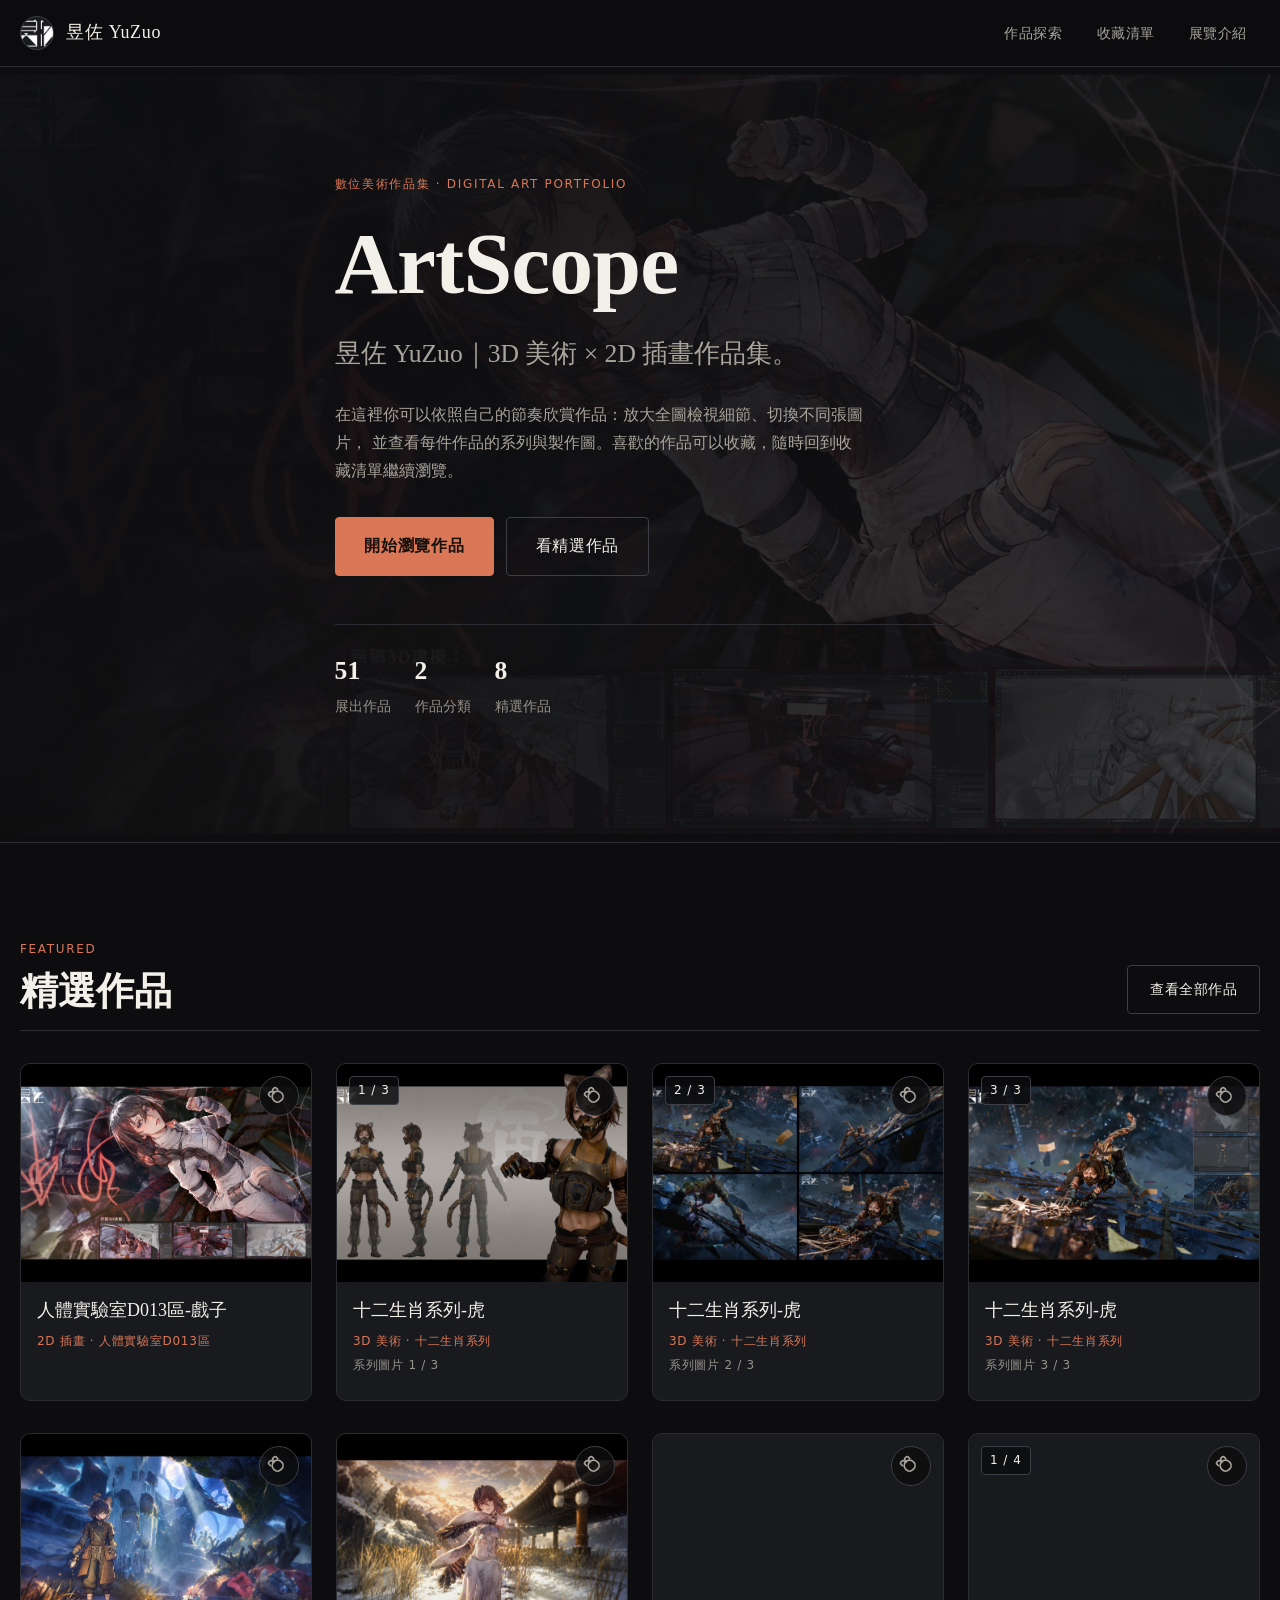
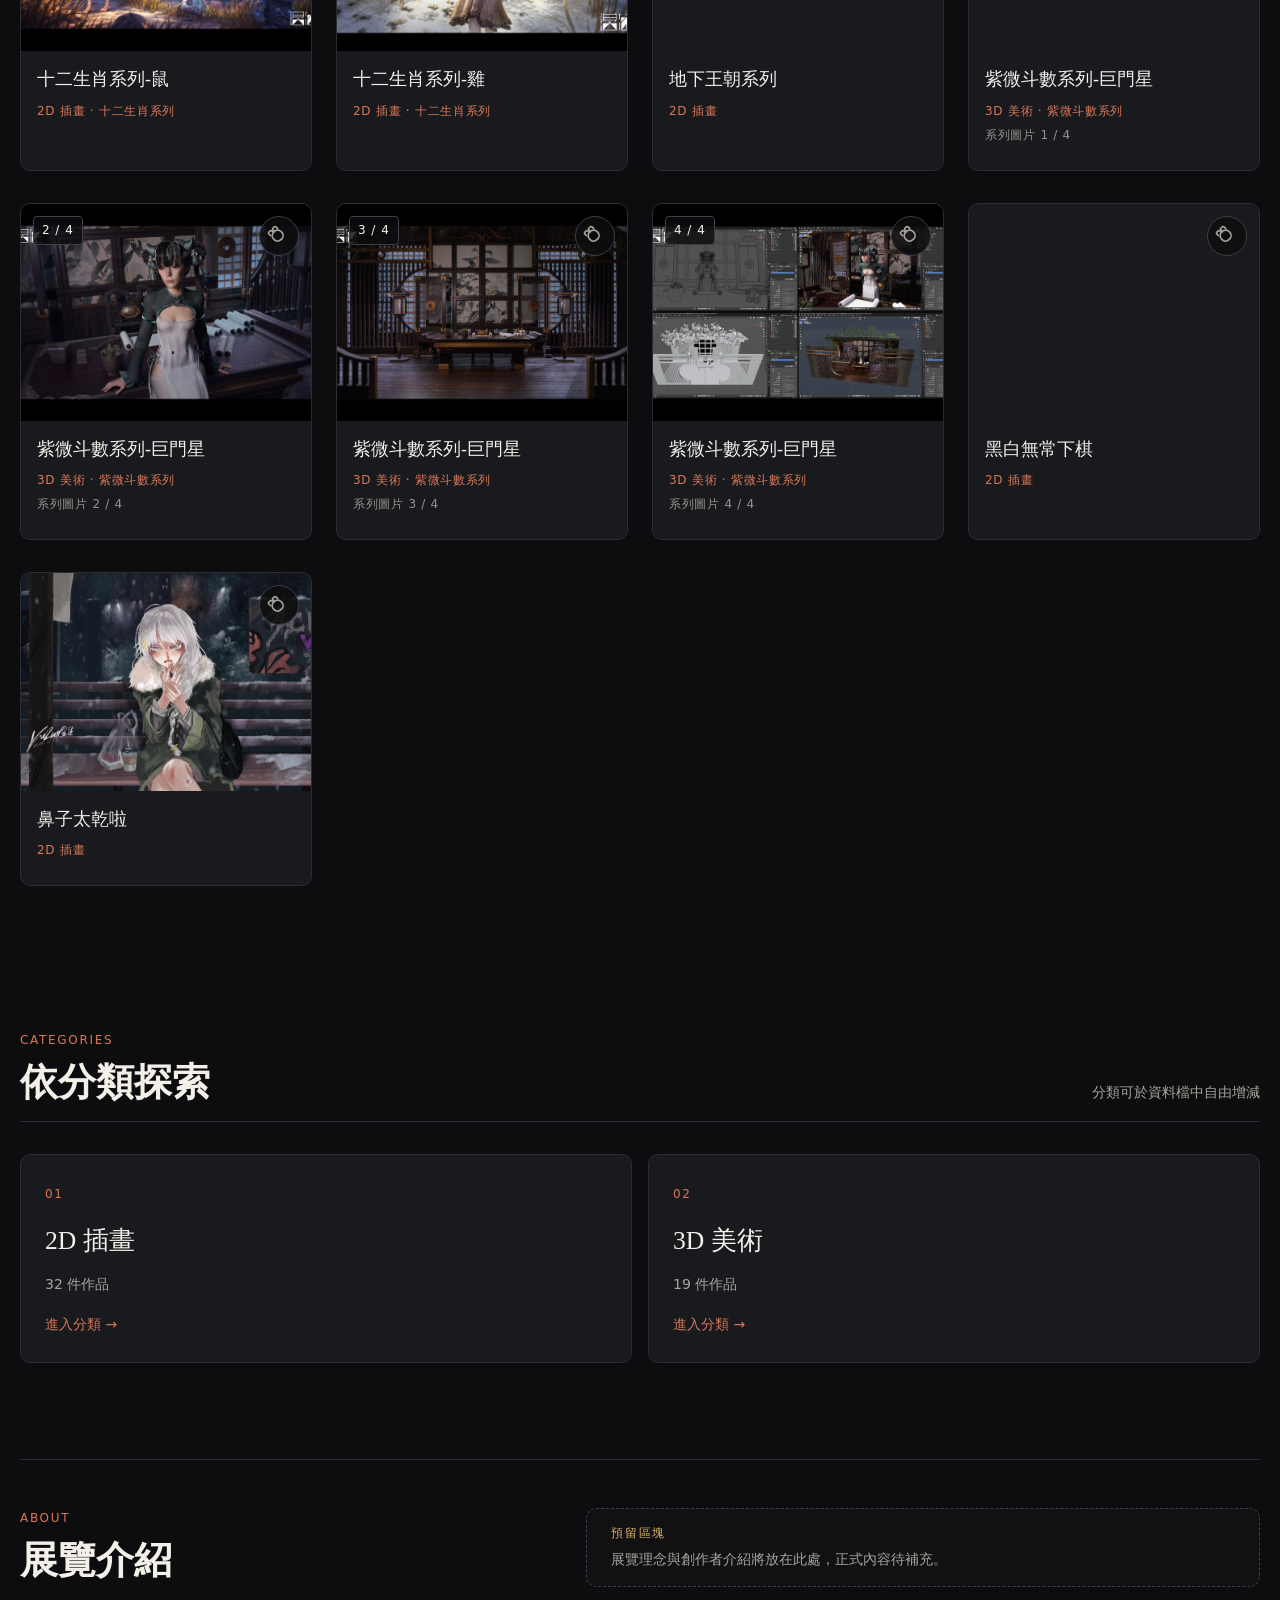
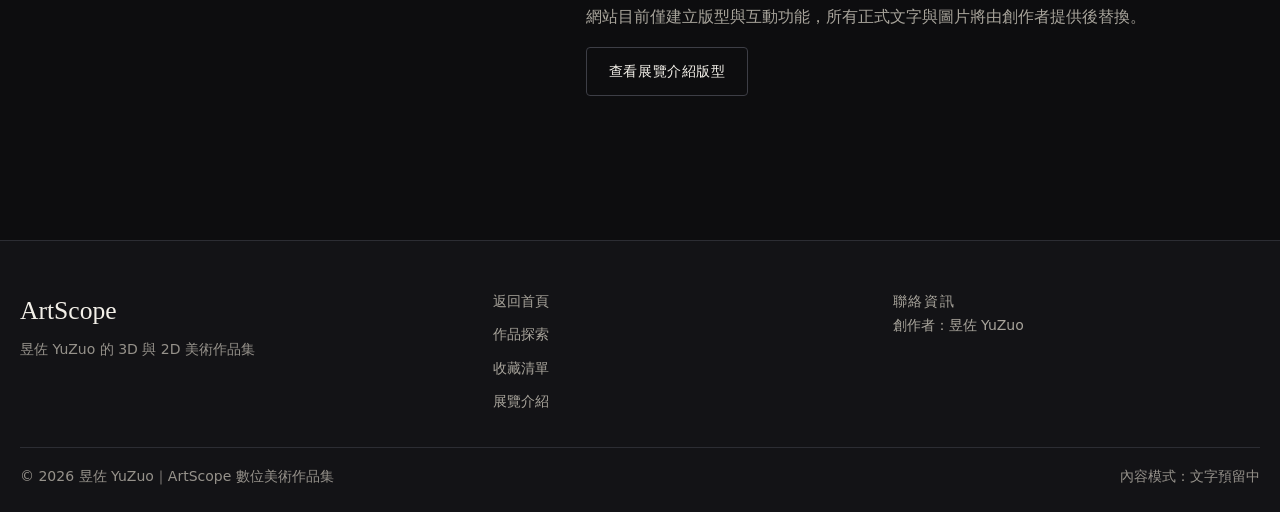
<file: index.html>
<!DOCTYPE html>
<html lang="zh-Hant">
<head>
  <meta charset="utf-8">
  <meta name="viewport" content="width=device-width, initial-scale=1">
  <title>ArtScope｜昱佐 YuZuo 的 3D 與 2D 美術作品集</title>
  <meta name="description" content="昱佐 YuZuo 的 3D 美術與 2D 插畫作品集，可自由瀏覽作品、放大檢視細節並閱讀創作過程。">
  <link rel="icon" href="artworks/我的LOGO.png" type="image/png">
  <link rel="stylesheet" href="assets/css/tokens.css">
  <link rel="stylesheet" href="assets/css/base.css">
  <link rel="stylesheet" href="assets/css/components.css">
  <script>document.documentElement.classList.add("js");</script>
</head>
<body data-page="home">
  <a class="skip-link" href="#main">跳至主要內容</a>

  <div id="site-header"></div>

  <main id="main" tabindex="-1">
    <!-- A. 展覽主視覺 -->
    <section class="hero" aria-labelledby="hero-title">
      <div class="hero__media" aria-hidden="true">
        <span class="img-frame">
          <img class="img-frame__img" src="assets/placeholders/hero.svg" alt="" loading="eager">
        </span>
      </div>
      <div class="hero__veil" aria-hidden="true"></div>

      <div class="container hero__inner">
        <p class="hero__kicker">數位美術作品集 · Digital Art Portfolio</p>
        <h1 class="hero__title" id="hero-title">ArtScope</h1>
        <p class="hero__subtitle">昱佐 YuZuo｜3D 美術 × 2D 插畫作品集。</p>
        <p class="hero__text" id="hero-intro">
          在這裡你可以依照自己的節奏欣賞作品：放大全圖檢視細節、切換不同張圖片，
          並查看每件作品的系列與製作圖。喜歡的作品可以收藏，隨時回到收藏清單繼續瀏覽。
        </p>
        <div class="hero__actions">
          <a class="btn btn--primary btn--lg" href="gallery.html">開始瀏覽作品</a>
          <a class="btn btn--ghost btn--lg" href="gallery.html?featured=1">看精選作品</a>
        </div>
        <div class="hero__meta">
          <p><strong data-hero-count>—</strong>展出作品</p>
          <p><strong data-hero-categories>—</strong>作品分類</p>
          <p><strong data-hero-featured>—</strong>精選作品</p>
        </div>
      </div>
    </section>

    <!-- B. 精選作品 -->
    <section class="section" aria-labelledby="featured-title">
      <div class="container">
        <div class="section-head">
          <div>
            <span class="section-head__eyebrow">Featured</span>
            <h2 class="section-head__title" id="featured-title">精選作品</h2>
          </div>
          <a class="btn btn--ghost" href="gallery.html">查看全部作品</a>
        </div>
        <div id="featured-grid"></div>
      </div>
    </section>

    <!-- C. 展覽分類入口 -->
    <section class="section section--tight" aria-labelledby="category-title">
      <div class="container">
        <div class="section-head">
          <div>
            <span class="section-head__eyebrow">Categories</span>
            <h2 class="section-head__title" id="category-title">依分類探索</h2>
          </div>
          <p class="section-head__note">分類可於資料檔中自由增減</p>
        </div>
        <div class="category-list" id="category-list"></div>
      </div>
    </section>

    <!-- D. 展覽介紹預留 -->
    <section class="section section--tight" aria-labelledby="about-title">
      <div class="container">
        <div class="about-preview">
          <div>
            <span class="section-head__eyebrow">About</span>
            <h2 class="about-preview__title" id="about-title">展覽介紹</h2>
          </div>
          <div class="about-preview__body" id="about-preview-body"></div>
        </div>
      </div>
    </section>
  </main>

  <div id="site-footer"></div>
  <div id="toast-region" class="toast-region" role="status" aria-live="polite" aria-atomic="true"></div>

  <script src="assets/js/data.js"></script>
  <script src="assets/js/artworks.js"></script>
  <script src="assets/js/store.js"></script>
  <script src="assets/js/ui.js"></script>
  <script src="assets/js/page-home.js"></script>
</body>
</html>
</file>
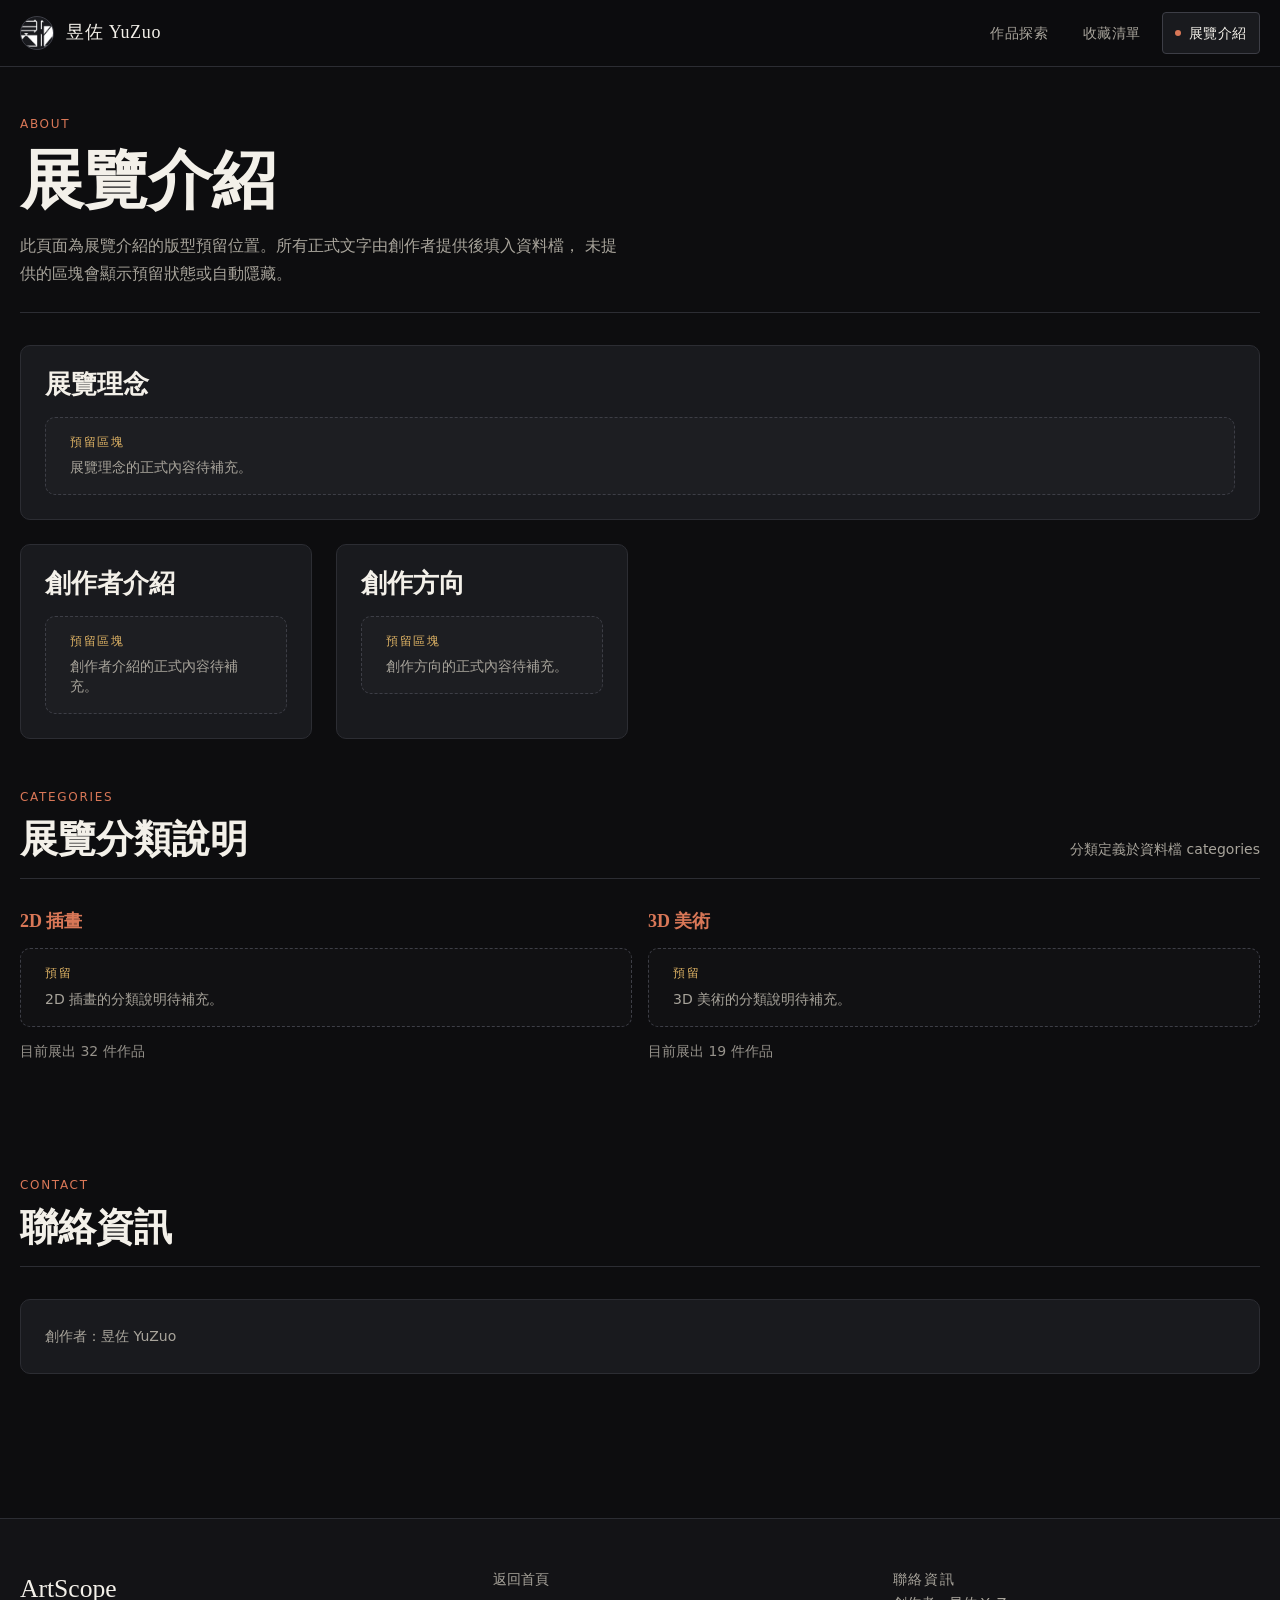
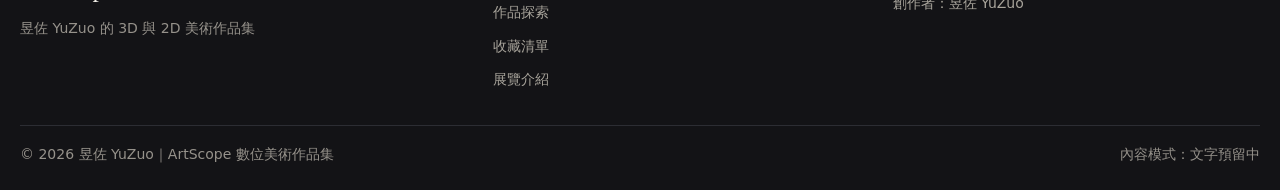
<file: about.html>
<!DOCTYPE html>
<html lang="zh-Hant">
<head>
  <meta charset="utf-8">
  <meta name="viewport" content="width=device-width, initial-scale=1">
  <title>展覽介紹｜昱佐 YuZuo 作品集</title>
  <meta name="description" content="昱佐 YuZuo 作品集介紹：創作者、創作方向、分類說明與聯絡資訊。">
  <link rel="icon" href="artworks/我的LOGO.png" type="image/png">
  <link rel="stylesheet" href="assets/css/tokens.css">
  <link rel="stylesheet" href="assets/css/base.css">
  <link rel="stylesheet" href="assets/css/components.css">
  <script>document.documentElement.classList.add("js");</script>
</head>
<body data-page="about">
  <a class="skip-link" href="#main">跳至主要內容</a>

  <div id="site-header"></div>

  <main id="main" tabindex="-1">
    <div class="container">
      <div class="page-head">
        <span class="eyebrow">About</span>
        <h1 class="page-head__title">展覽介紹</h1>
        <p class="page-head__lead">
          此頁面為展覽介紹的版型預留位置。所有正式文字由創作者提供後填入資料檔，
          未提供的區塊會顯示預留狀態或自動隱藏。
        </p>
      </div>

      <div class="about-grid" id="about-grid"></div>

      <section class="section section--tight" aria-labelledby="cat-notes-title">
        <div class="section-head">
          <div>
            <span class="section-head__eyebrow">Categories</span>
            <h2 class="section-head__title" id="cat-notes-title">展覽分類說明</h2>
          </div>
          <p class="section-head__note">分類定義於資料檔 categories</p>
        </div>
        <div class="category-notes" id="category-notes"></div>
      </section>

      <section class="section section--tight" aria-labelledby="contact-title">
        <div class="section-head">
          <div>
            <span class="section-head__eyebrow">Contact</span>
            <h2 class="section-head__title" id="contact-title">聯絡資訊</h2>
          </div>
        </div>
        <div id="contact-block"></div>
      </section>
    </div>
  </main>

  <div id="site-footer"></div>
  <div id="toast-region" class="toast-region" role="status" aria-live="polite" aria-atomic="true"></div>

  <script src="assets/js/data.js"></script>
  <script src="assets/js/artworks.js"></script>
  <script src="assets/js/store.js"></script>
  <script src="assets/js/ui.js"></script>
  <script src="assets/js/page-about.js"></script>
</body>
</html>
</file>
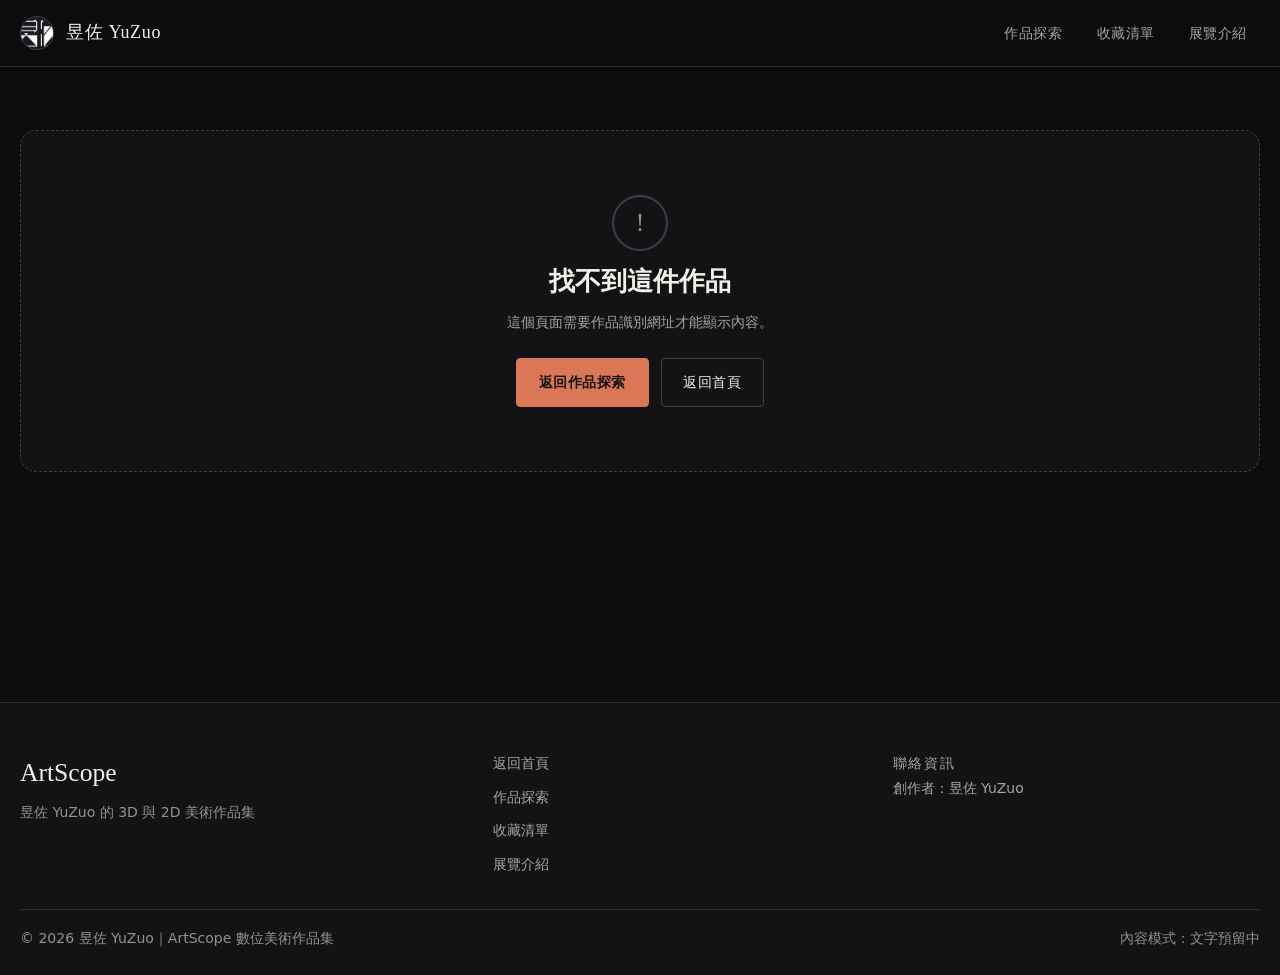
<file: artwork.html>
<!DOCTYPE html>
<html lang="zh-Hant">
<head>
  <meta charset="utf-8">
  <meta name="viewport" content="width=device-width, initial-scale=1">
  <title>作品詳情｜昱佐 YuZuo 作品集</title>
  <meta name="description" content="ArtScope 作品詳情頁：欣賞作品圖片、放大檢視細節、切換系列圖片。">
  <link rel="icon" href="artworks/我的LOGO.png" type="image/png">
  <link rel="stylesheet" href="assets/css/tokens.css">
  <link rel="stylesheet" href="assets/css/base.css">
  <link rel="stylesheet" href="assets/css/components.css">
  <script>document.documentElement.classList.add("js");</script>
</head>
<body data-page="artwork">
  <a class="skip-link" href="#main">跳至主要內容</a>

  <div id="site-header"></div>

  <main id="main" tabindex="-1">
    <div class="container">
      <div class="state-block" role="status" style="margin-top:var(--sp-7)">
        <div class="state-block__icon" aria-hidden="true">…</div>
        <h1 class="state-block__title">作品載入中…</h1>
        <p class="state-block__text">正在讀取作品資料。</p>
      </div>
    </div>
  </main>

  <div id="site-footer"></div>
  <div id="toast-region" class="toast-region" role="status" aria-live="polite" aria-atomic="true"></div>

  <script src="assets/js/data.js"></script>
  <script src="assets/js/artworks.js"></script>
  <script src="assets/js/store.js"></script>
  <script src="assets/js/ui.js"></script>
  <script src="assets/js/page-artwork.js"></script>
</body>
</html>
</file>
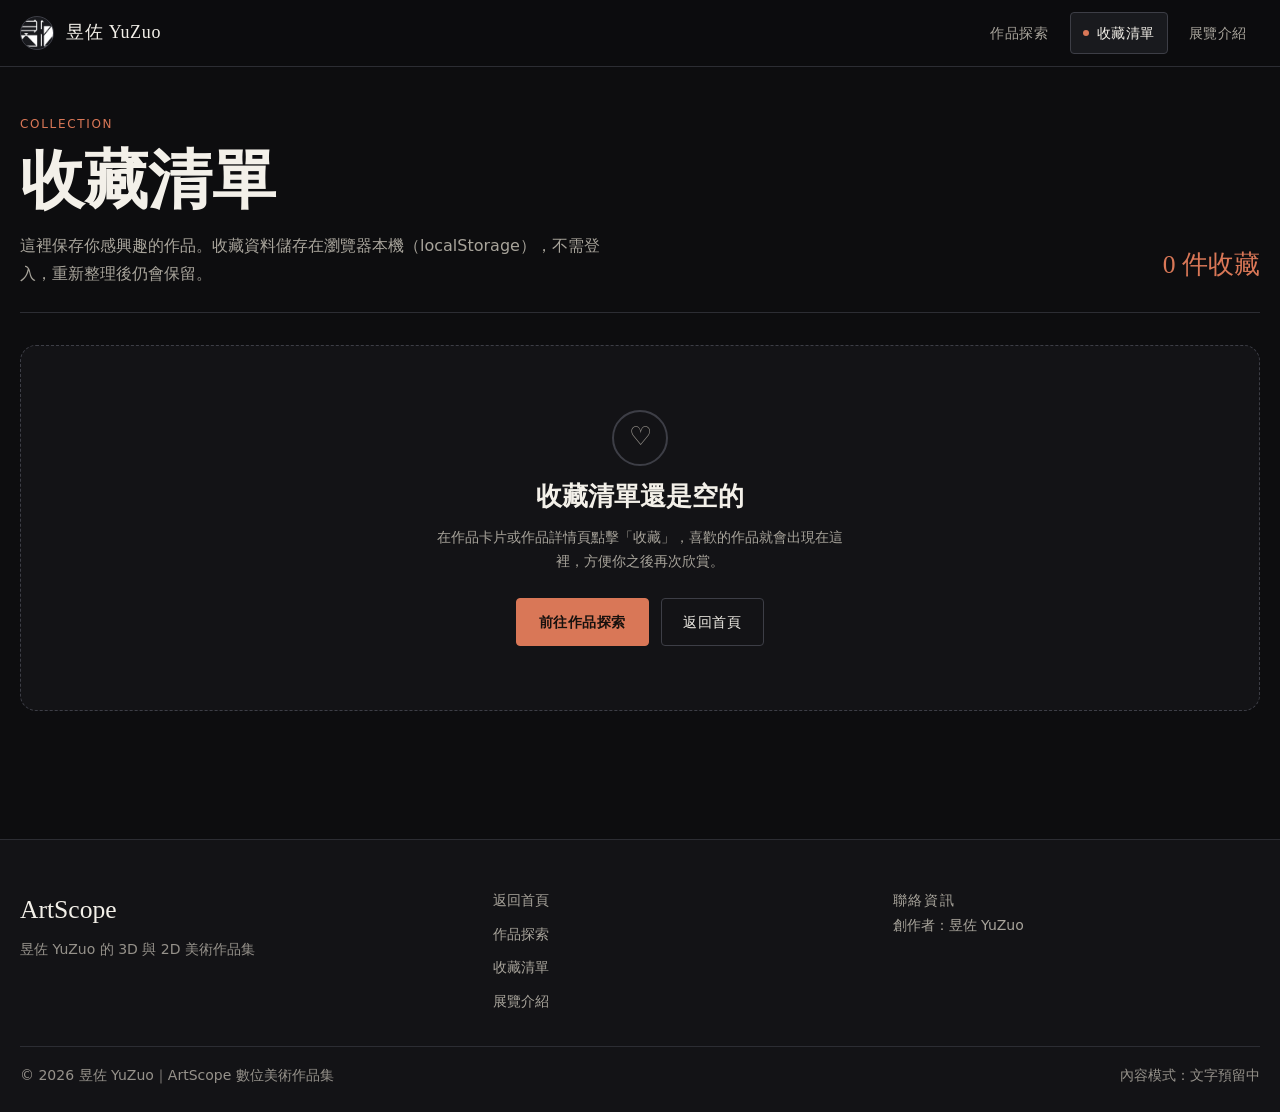
<file: collection.html>
<!DOCTYPE html>
<html lang="zh-Hant">
<head>
  <meta charset="utf-8">
  <meta name="viewport" content="width=device-width, initial-scale=1">
  <title>收藏清單｜昱佐 YuZuo 作品集</title>
  <meta name="description" content="你在 ArtScope 收藏的作品清單，可隨時取消收藏或返回作品探索。">
  <link rel="icon" href="artworks/我的LOGO.png" type="image/png">
  <link rel="stylesheet" href="assets/css/tokens.css">
  <link rel="stylesheet" href="assets/css/base.css">
  <link rel="stylesheet" href="assets/css/components.css">
  <script>document.documentElement.classList.add("js");</script>
</head>
<body data-page="collection">
  <a class="skip-link" href="#main">跳至主要內容</a>

  <div id="site-header"></div>

  <main id="main" tabindex="-1">
    <div class="container">
      <div class="page-head collection-head">
        <div>
          <span class="eyebrow">Collection</span>
          <h1 class="page-head__title">收藏清單</h1>
          <p class="page-head__lead">
            這裡保存你感興趣的作品。收藏資料儲存在瀏覽器本機（localStorage），不需登入，重新整理後仍會保留。
          </p>
        </div>
        <p class="collection-count" id="collection-count" aria-live="polite">0 件收藏</p>
      </div>

      <div id="collection-body" style="padding-block:var(--sp-6)"></div>
    </div>
  </main>

  <div id="site-footer"></div>
  <div id="toast-region" class="toast-region" role="status" aria-live="polite" aria-atomic="true"></div>

  <script src="assets/js/data.js"></script>
  <script src="assets/js/artworks.js"></script>
  <script src="assets/js/store.js"></script>
  <script src="assets/js/ui.js"></script>
  <script src="assets/js/page-collection.js"></script>
</body>
</html>
</file>
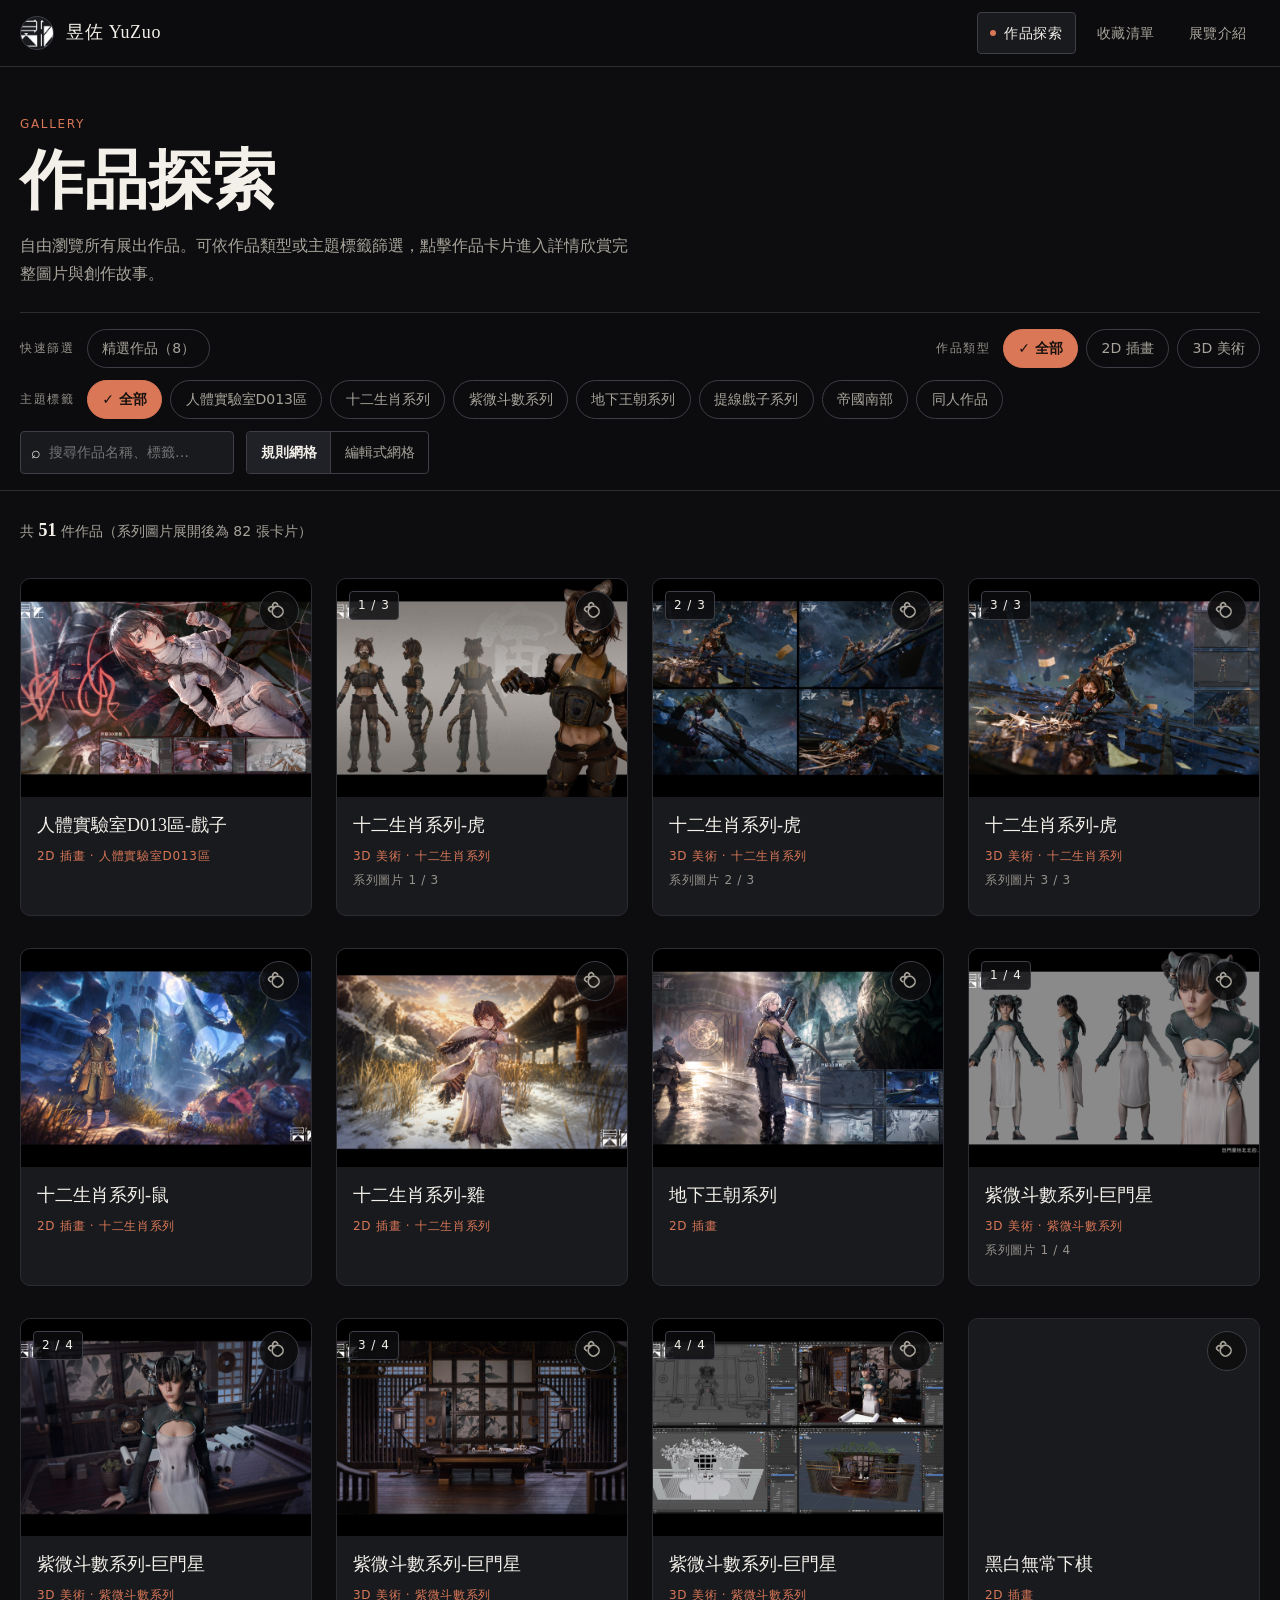
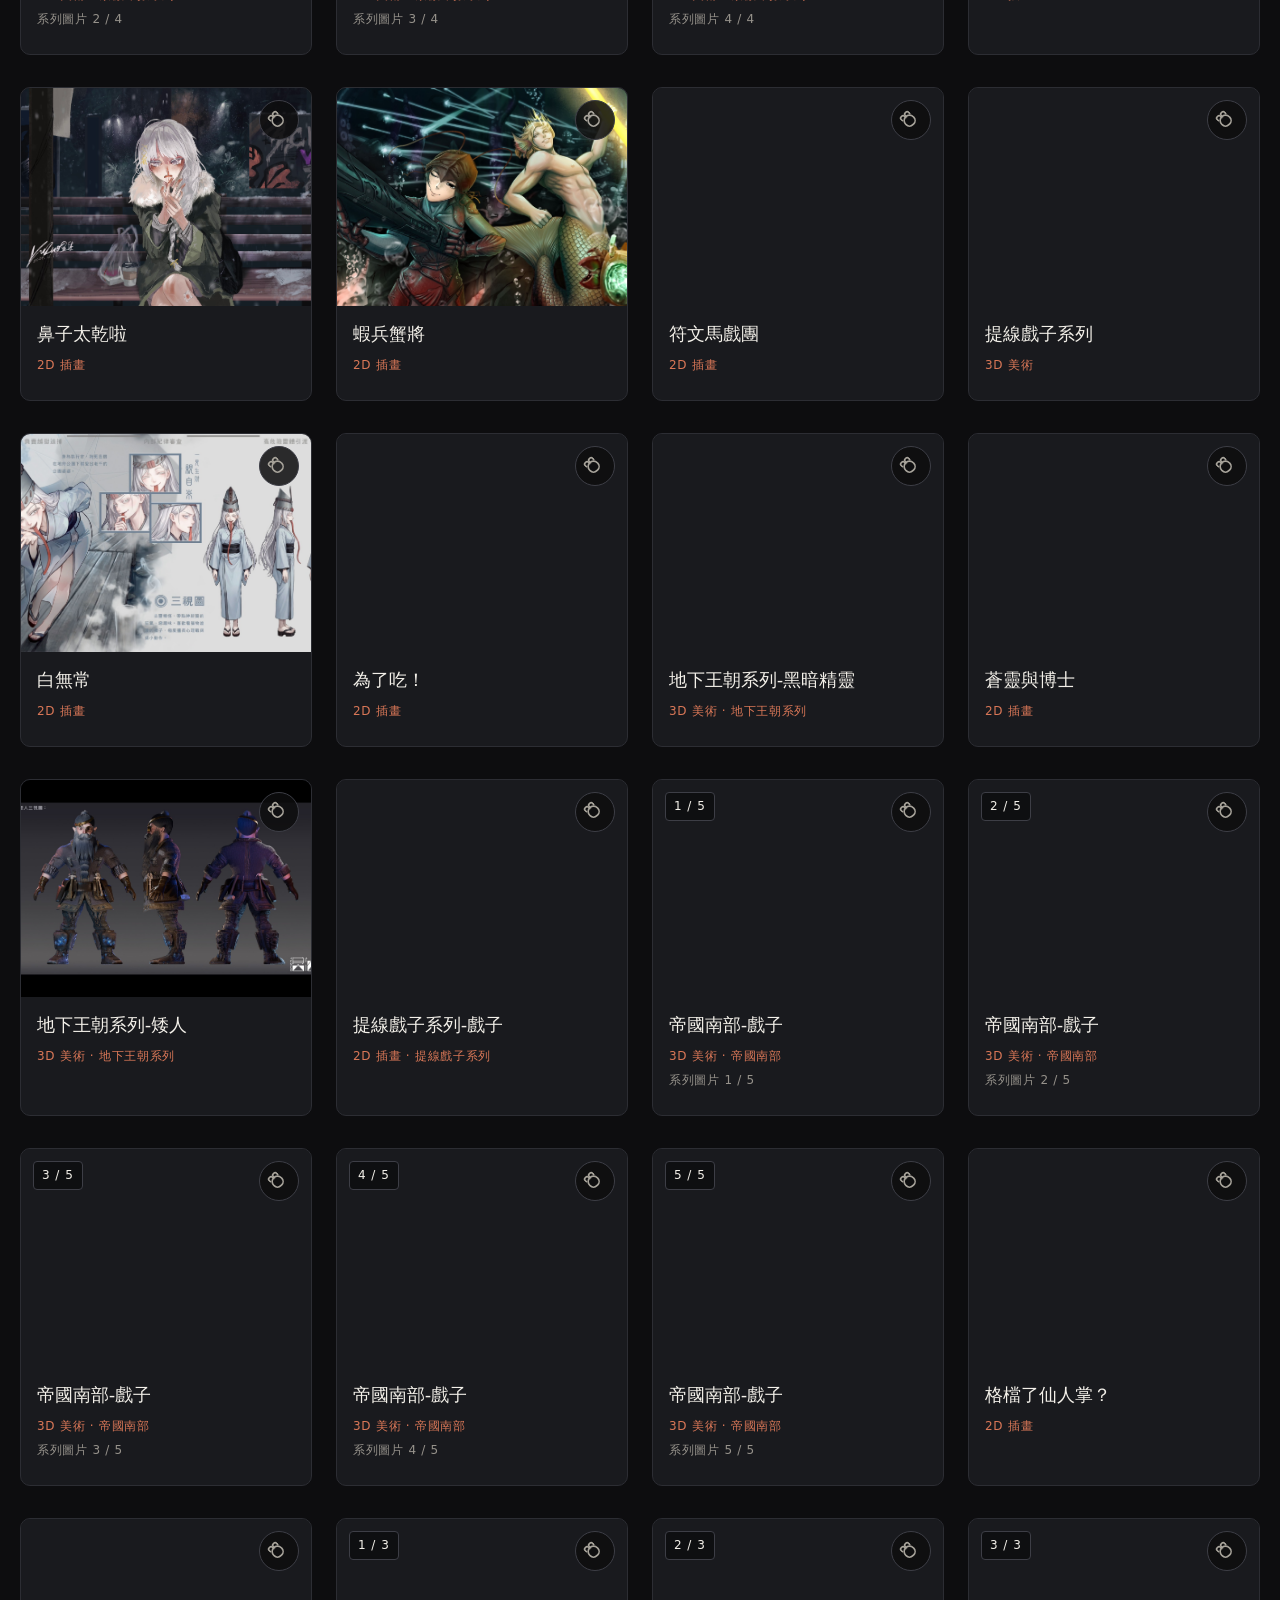
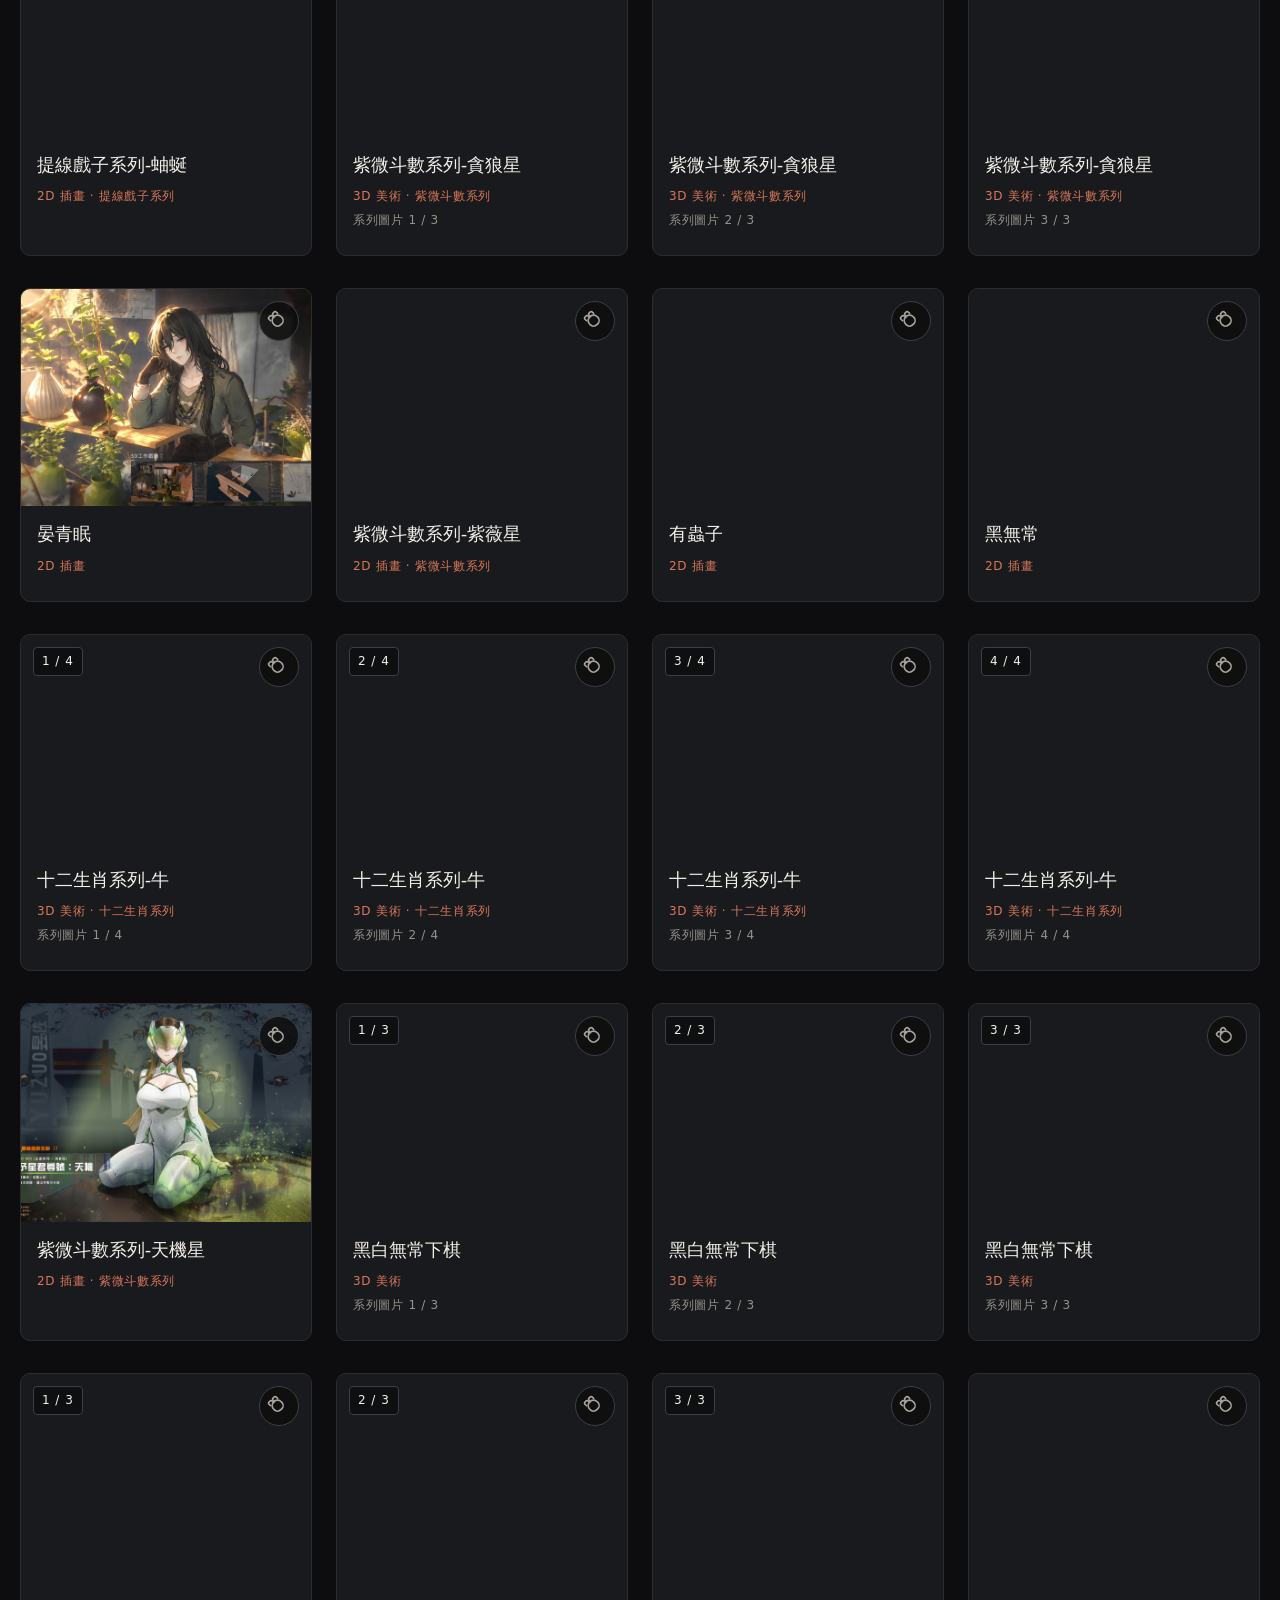
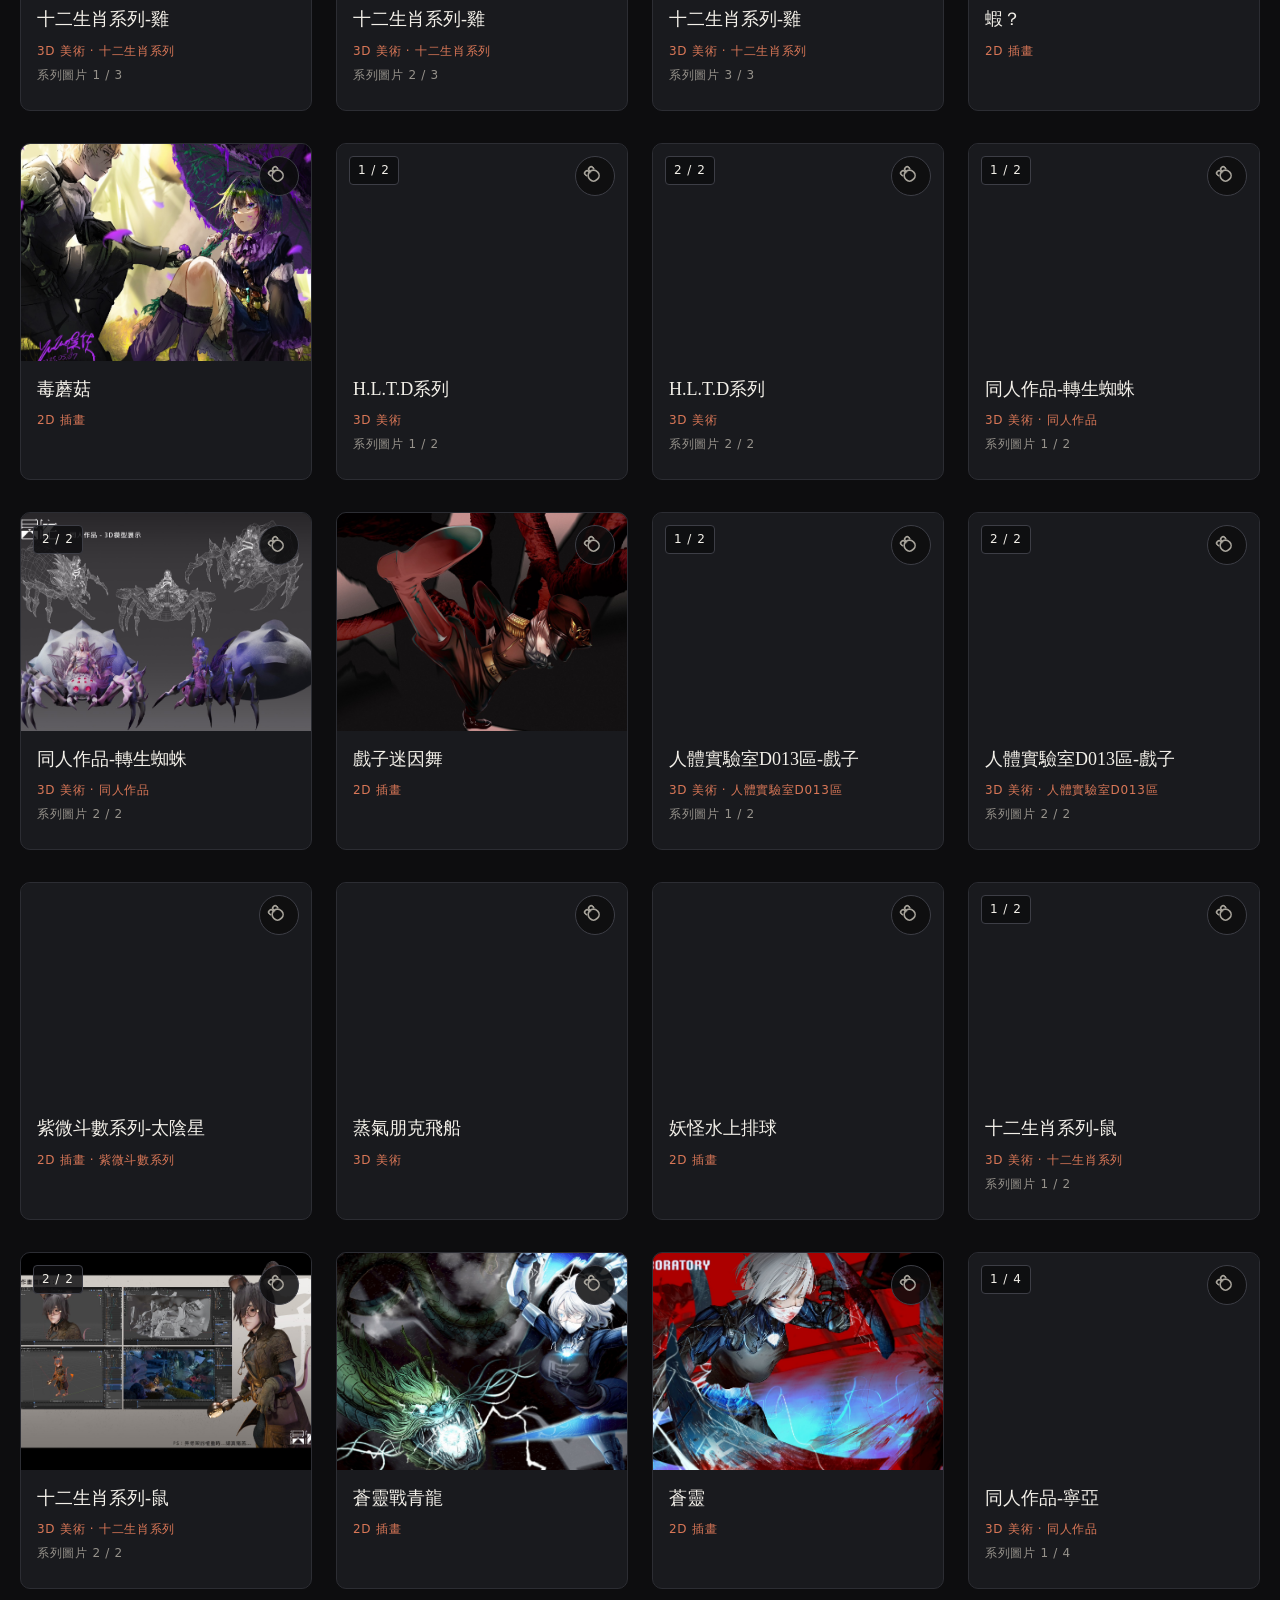
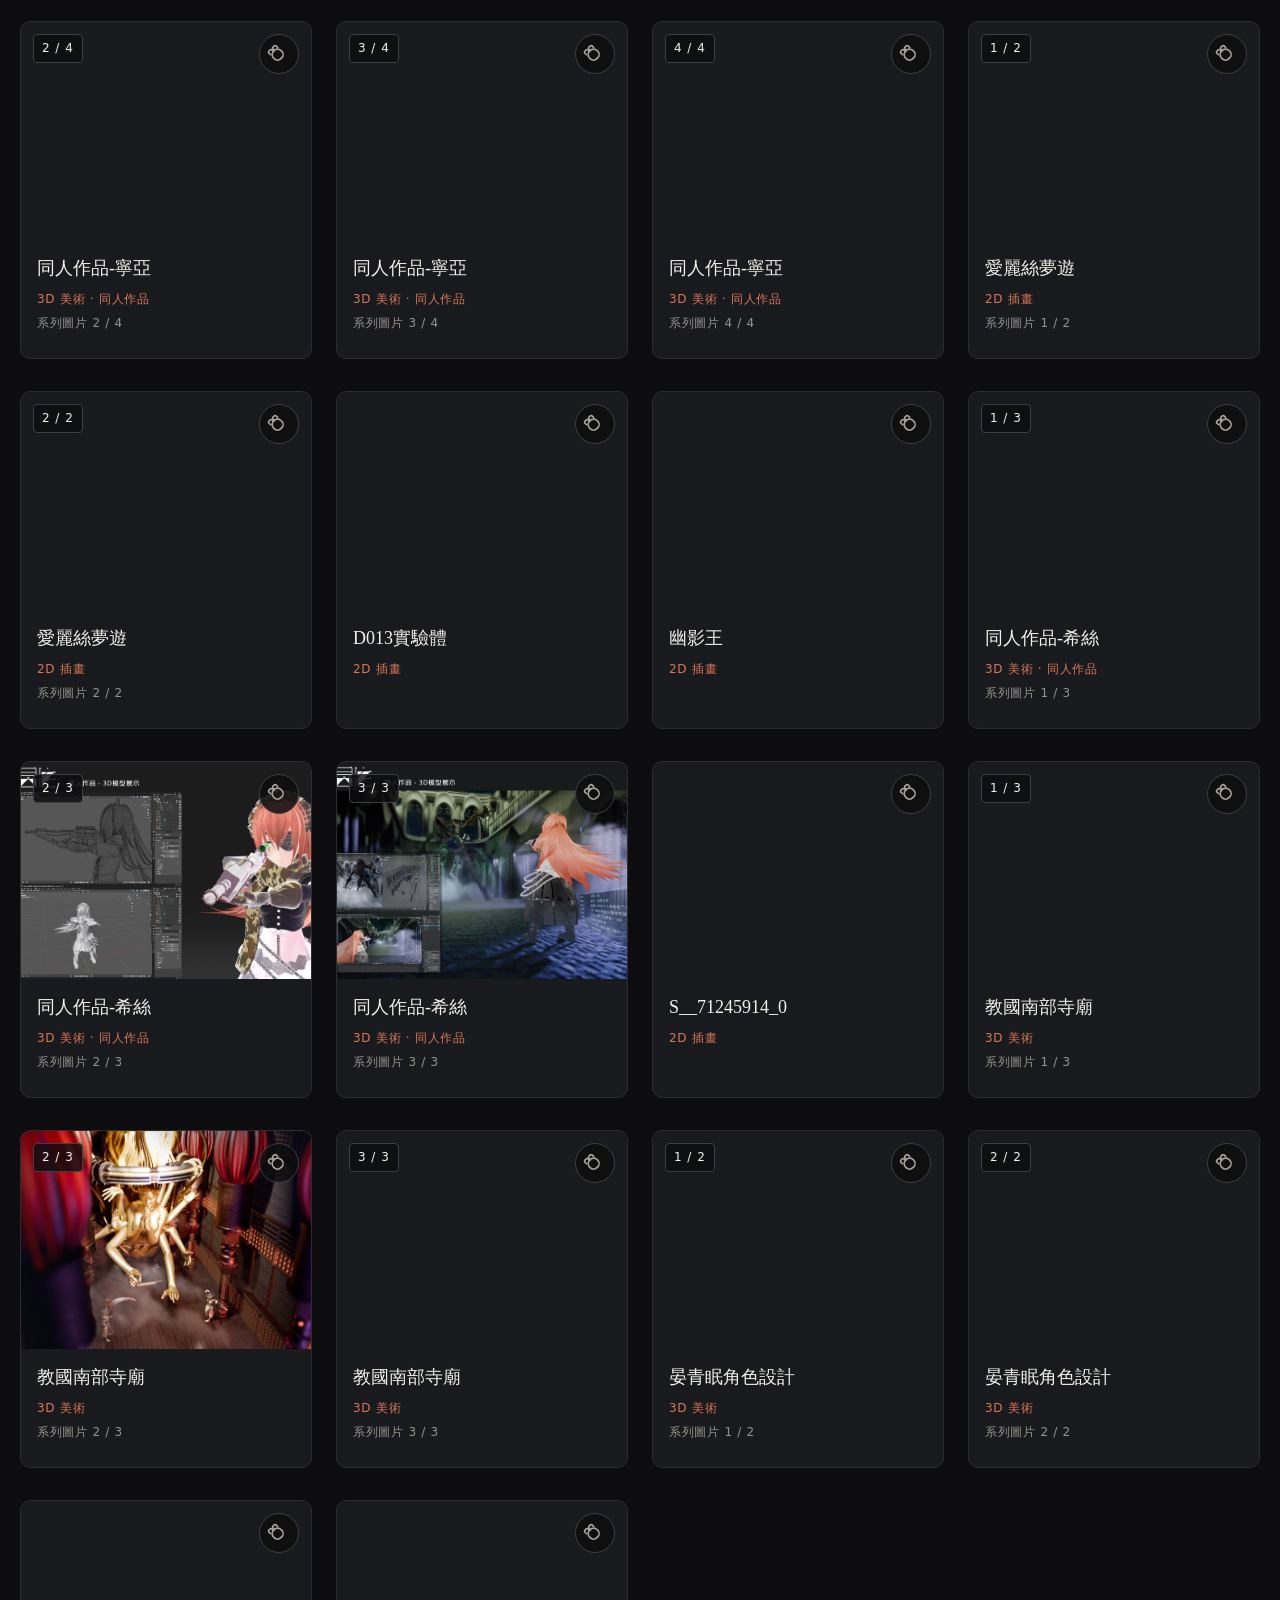
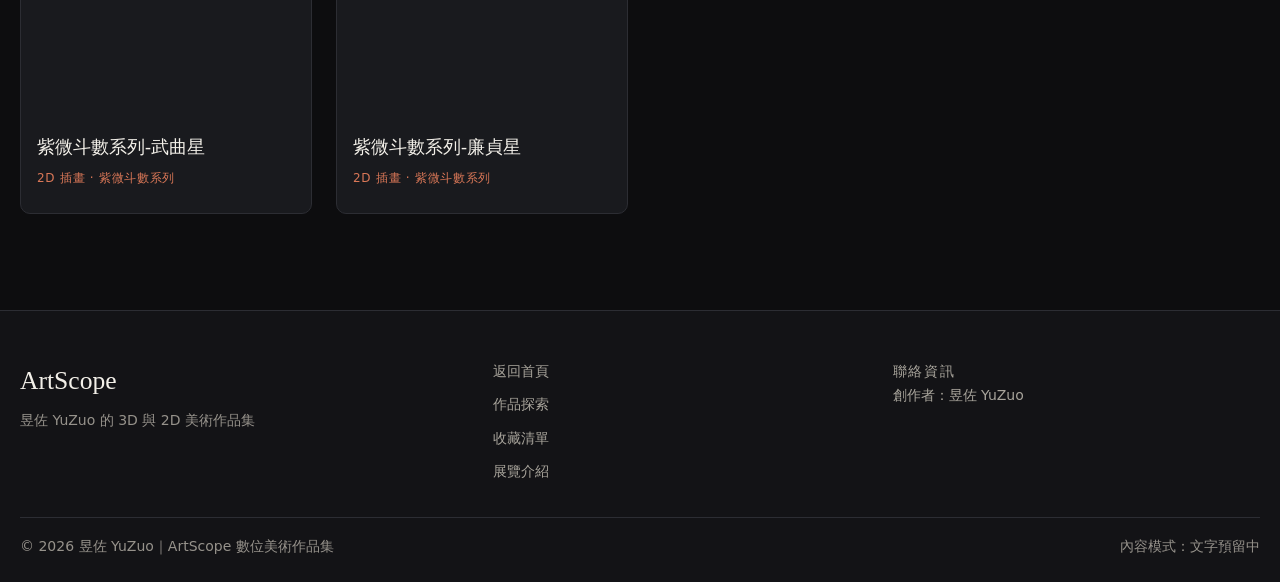
<file: gallery.html>
<!DOCTYPE html>
<html lang="zh-Hant">
<head>
  <meta charset="utf-8">
  <meta name="viewport" content="width=device-width, initial-scale=1">
  <title>作品探索｜昱佐 YuZuo 作品集</title>
  <meta name="description" content="瀏覽昱佐 YuZuo 的所有作品：3D 美術與 2D 插畫，可依類型、系列標籤篩選，或切換排列方式。">
  <link rel="icon" href="artworks/我的LOGO.png" type="image/png">
  <link rel="stylesheet" href="assets/css/tokens.css">
  <link rel="stylesheet" href="assets/css/base.css">
  <link rel="stylesheet" href="assets/css/components.css">
  <script>document.documentElement.classList.add("js");</script>
</head>
<body data-page="gallery">
  <a class="skip-link" href="#main">跳至主要內容</a>

  <div id="site-header"></div>

  <main id="main" tabindex="-1">
    <div class="container page-head">
      <span class="eyebrow">Gallery</span>
      <h1 class="page-head__title">作品探索</h1>
      <p class="page-head__lead">
        自由瀏覽所有展出作品。可依作品類型或主題標籤篩選，點擊作品卡片進入詳情欣賞完整圖片與創作故事。
      </p>
    </div>

    <!-- 篩選工具列 -->
    <section class="toolbar" aria-label="作品篩選工具">
      <div class="container">
        <div class="toolbar__row">
          <div class="toolbar__group">
            <span class="toolbar__label" id="quick-label">快速篩選</span>
            <div class="chip-list" id="quick-chips" role="group" aria-labelledby="quick-label"></div>
          </div>

          <div class="toolbar__group">
            <span class="toolbar__label" id="type-label">作品類型</span>
            <div class="chip-list" id="type-chips" role="group" aria-labelledby="type-label"></div>
          </div>

          <div class="toolbar__group">
            <span class="toolbar__label" id="tag-label">主題標籤</span>
            <div class="chip-list" id="tag-chips" role="group" aria-labelledby="tag-label"></div>
          </div>

          <div class="toolbar__group">
            <label class="search-field">
              <span class="visually-hidden">搜尋作品名稱或標籤</span>
              <span aria-hidden="true">⌕</span>
              <input type="search" id="search-input" placeholder="搜尋作品名稱、標籤…" autocomplete="off">
            </label>

            <div class="layout-toggle" role="group" aria-label="作品排列方式">
              <button type="button" data-layout="grid" aria-pressed="true">規則網格</button>
              <button type="button" data-layout="editorial" aria-pressed="false">編輯式網格</button>
            </div>
          </div>
        </div>
      </div>
    </section>

    <!-- 結果狀態 -->
    <div class="container">
      <div class="results-bar">
        <p class="results-count" id="results-count" aria-live="polite">載入中…</p>
        <div class="active-filters" id="active-filters"></div>
      </div>

      <div id="gallery-results" aria-live="polite"></div>
    </div>
  </main>

  <div id="site-footer"></div>
  <div id="toast-region" class="toast-region" role="status" aria-live="polite" aria-atomic="true"></div>

  <script src="assets/js/data.js"></script>
  <script src="assets/js/artworks.js"></script>
  <script src="assets/js/store.js"></script>
  <script src="assets/js/ui.js"></script>
  <script src="assets/js/page-gallery.js"></script>
</body>
</html>
</file>
<file: assets/css/tokens.css>
/* =========================================================
   ArtScope — 設計系統（Design Tokens）
   所有顏色、字體、間距、動態都集中在此檔案調整。
   ========================================================= */

:root {
  /* ---------- 色彩 ---------- */
  --c-bg: #0d0d0f;            /* 頁面背景 */
  --c-bg-soft: #131316;       /* 區塊背景 */
  --c-surface: #191a1e;       /* 卡片／面板 */
  --c-surface-2: #202126;     /* 較亮的面板 */
  --c-line: #2c2d33;          /* 分隔線 */
  --c-line-strong: #3d3e46;

  --c-text: #f3f0e9;          /* 主要文字 */
  --c-text-muted: #a8a49b;    /* 次要文字 */
  --c-text-dim: #96928b;      /* 輔助文字（需維持 AA 對比） */

  --c-accent: #d97757;        /* 主強調色（陶土橘） */
  --c-accent-hover: #e88b6d;
  --c-accent-contrast: #17110e;
  --c-accent-soft: rgba(217, 119, 87, 0.14);

  --c-success: #8fbf88;
  --c-warn: #e0b465;
  --c-danger: #e08a7a;
  --c-focus: #f2c86f;         /* 鍵盤焦點框 */

  /* ---------- 字體 ---------- */
  --font-display: Georgia, "Times New Roman", "Noto Serif TC", "Songti TC", serif;
  --font-body: system-ui, -apple-system, "Segoe UI", "Noto Sans TC", "Microsoft JhengHei", "PingFang TC", sans-serif;

  --fs-xs: 0.75rem;
  --fs-sm: 0.875rem;
  --fs-base: 1rem;
  --fs-md: 1.125rem;
  --fs-lg: clamp(1.25rem, 1.1rem + 0.7vw, 1.6rem);
  --fs-xl: clamp(1.6rem, 1.3rem + 1.4vw, 2.4rem);
  --fs-2xl: clamp(2.2rem, 1.6rem + 3vw, 4rem);
  --fs-3xl: clamp(2.8rem, 1.8rem + 4.6vw, 5.5rem);

  --lh-tight: 1.2;
  --lh-snug: 1.4;
  --lh-body: 1.75;

  --tracking-wide: 0.14em;

  /* ---------- 間距 ---------- */
  --sp-1: 0.25rem;
  --sp-2: 0.5rem;
  --sp-3: 0.75rem;
  --sp-4: 1rem;
  --sp-5: 1.5rem;
  --sp-6: 2rem;
  --sp-7: 3rem;
  --sp-8: 4rem;
  --sp-9: 6rem;

  /* ---------- 尺寸 ---------- */
  --container: 1240px;
  --container-narrow: 780px;
  --header-h: 66px;
  --radius-sm: 4px;
  --radius-md: 10px;
  --radius-lg: 16px;

  /* ---------- 動態 ---------- */
  --dur-fast: 140ms;
  --dur: 260ms;
  --dur-slow: 560ms;
  --ease: cubic-bezier(0.22, 0.61, 0.36, 1);

  /* ---------- 層級 ---------- */
  --z-header: 100;
  --z-menu: 90;
  --z-toast: 300;
  --z-lightbox: 400;
}

/* 使用者偏好減少動態效果時，全面停用過渡 */
@media (prefers-reduced-motion: reduce) {
  :root {
    --dur-fast: 0ms;
    --dur: 0ms;
    --dur-slow: 0ms;
  }
}
</file>
<file: assets/css/base.css>
/* =========================================================
   ArtScope — 基礎樣式：重置、排版、導覽、按鈕、通用狀態
   ========================================================= */

/* ---------- 重置 ---------- */
*,
*::before,
*::after {
  box-sizing: border-box;
}

/* hidden 屬性必須永遠生效（部分元件有 display 設定） */
[hidden] {
  display: none !important;
}

html {
  -webkit-text-size-adjust: 100%;
  scroll-behavior: smooth;
}

@media (prefers-reduced-motion: reduce) {
  html {
    scroll-behavior: auto;
  }
}

body {
  margin: 0;
  /* 頁首為固定定位，需補回首頁高度，避免內容被蓋住 */
  padding-top: var(--header-h);
  background: var(--c-bg);
  color: var(--c-text);
  font-family: var(--font-body);
  font-size: var(--fs-base);
  line-height: var(--lh-body);
  -webkit-font-smoothing: antialiased;
  overflow-wrap: break-word;
}

body.lightbox-open,
body.menu-open {
  overflow: hidden;
}

img {
  max-width: 100%;
  display: block;
}

a {
  color: inherit;
}

button {
  font: inherit;
  color: inherit;
}

h1, h2, h3, h4 {
  font-family: var(--font-display);
  font-weight: 600;
  line-height: var(--lh-tight);
  margin: 0 0 var(--sp-4);
}

p {
  margin: 0 0 var(--sp-4);
}

ul {
  margin: 0;
  padding: 0;
  list-style: none;
}

/* ---------- 焦點可見性（鍵盤操作） ---------- */
:focus-visible {
  outline: 3px solid var(--c-focus);
  outline-offset: 3px;
  border-radius: var(--radius-sm);
}

.skip-link {
  position: absolute;
  left: var(--sp-4);
  top: -100px;
  z-index: 999;
  background: var(--c-accent);
  color: var(--c-accent-contrast);
  padding: var(--sp-3) var(--sp-4);
  border-radius: var(--radius-sm);
  font-weight: 600;
  transition: top var(--dur) var(--ease);
}

.skip-link:focus {
  top: var(--sp-3);
}

/* 頁首固定後，錨點跳轉（跳至主要內容）要預留頁首高度 */
[id="main"] {
  scroll-margin-top: calc(var(--header-h) + var(--sp-4));
}

.visually-hidden {
  position: absolute !important;
  width: 1px;
  height: 1px;
  padding: 0;
  margin: -1px;
  overflow: hidden;
  clip: rect(0 0 0 0);
  white-space: nowrap;
  border: 0;
}

/* ---------- 版面容器 ---------- */
.container {
  width: min(100% - 2.5rem, var(--container));
  margin-inline: auto;
}

.container--narrow {
  width: min(100% - 2.5rem, var(--container-narrow));
  margin-inline: auto;
}

main {
  display: block;
  min-height: 60vh;
  animation: page-in var(--dur-slow) var(--ease) both;
}

@keyframes page-in {
  from {
    opacity: 0;
    transform: translateY(10px);
  }
  to {
    opacity: 1;
    transform: none;
  }
}

.section {
  padding-block: var(--sp-9);
}

.section--tight {
  padding-block: var(--sp-7);
}

.section-head {
  display: flex;
  flex-wrap: wrap;
  align-items: flex-end;
  justify-content: space-between;
  gap: var(--sp-4);
  margin-bottom: var(--sp-6);
  border-bottom: 1px solid var(--c-line);
  padding-bottom: var(--sp-4);
}

.section-head__eyebrow,
.eyebrow {
  display: block;
  font-size: var(--fs-xs);
  letter-spacing: var(--tracking-wide);
  text-transform: uppercase;
  color: var(--c-accent);
  margin-bottom: var(--sp-2);
  font-family: var(--font-body);
}

.section-head__title {
  font-size: var(--fs-xl);
  margin: 0;
}

.section-head__note {
  color: var(--c-text-muted);
  font-size: var(--fs-sm);
  margin: 0;
}

/* ---------- 頁首導覽 ---------- */
.site-header {
  /* 固定在視窗頂端：若用 sticky，外層 #site-header 容器與頁首同高，
     sticky 無法超出父層範圍，頁首會直接被捲出畫面（收合功能就失效） */
  position: fixed;
  top: 0;
  left: 0;
  right: 0;
  z-index: var(--z-header);
  background: rgba(13, 13, 15, 0.94);
  border-bottom: 1px solid var(--c-line);
  backdrop-filter: blur(6px);
  transition: transform var(--dur) var(--ease);
}

/* 導覽列收合：往下滑時藏起、往上滑時出現（頁面頂端一律顯示） */
.site-header.is-hidden {
  transform: translateY(-100%);
}

.site-header__inner {
  display: flex;
  align-items: center;
  justify-content: space-between;
  gap: var(--sp-4);
  min-height: var(--header-h);
}

.brand {
  display: inline-flex;
  align-items: center;
  gap: var(--sp-3);
  text-decoration: none;
  font-family: var(--font-display);
  font-size: var(--fs-md);
  letter-spacing: 0.04em;
}

.brand__mark {
  width: 14px;
  height: 14px;
  border: 2px solid var(--c-accent);
  border-radius: 50%;
  position: relative;
  flex: none;
}

.brand__logo {
  width: 34px;
  height: 34px;
  object-fit: cover;
  border-radius: 50%;
  border: 1px solid var(--c-line-strong);
  background: var(--c-surface);
  flex: none;
}

.brand__mark::after {
  content: "";
  position: absolute;
  inset: 3px;
  background: var(--c-accent);
  border-radius: 50%;
  opacity: 0.5;
}

.nav {
  display: flex;
  align-items: center;
  gap: var(--sp-2);
}

.nav__link {
  display: inline-flex;
  align-items: center;
  gap: var(--sp-2);
  padding: var(--sp-2) var(--sp-3);
  border-radius: var(--radius-sm);
  text-decoration: none;
  color: var(--c-text-muted);
  font-size: var(--fs-sm);
  letter-spacing: 0.04em;
  border: 1px solid transparent;
  transition: color var(--dur-fast) var(--ease), background var(--dur-fast) var(--ease);
}

.nav__link:hover {
  color: var(--c-text);
  background: var(--c-surface);
}

.nav__link.is-active {
  color: var(--c-text);
  border-color: var(--c-line-strong);
  background: var(--c-surface);
}

.nav__link.is-active::before {
  content: "";
  width: 6px;
  height: 6px;
  border-radius: 50%;
  background: var(--c-accent);
}

.nav__count {
  min-width: 20px;
  padding: 0 6px;
  border-radius: 999px;
  background: var(--c-accent);
  color: var(--c-accent-contrast);
  font-size: var(--fs-xs);
  font-weight: 700;
  text-align: center;
  line-height: 18px;
}

.menu-toggle {
  display: none;
  align-items: center;
  gap: var(--sp-2);
  background: var(--c-surface);
  border: 1px solid var(--c-line-strong);
  border-radius: var(--radius-sm);
  padding: var(--sp-2) var(--sp-3);
  cursor: pointer;
  font-size: var(--fs-sm);
}

.menu-toggle__bars {
  display: inline-flex;
  flex-direction: column;
  gap: 3px;
}

.menu-toggle__bars i {
  width: 16px;
  height: 2px;
  background: var(--c-text);
  display: block;
  transition: transform var(--dur) var(--ease), opacity var(--dur) var(--ease);
}

.menu-toggle.is-open .menu-toggle__bars i:nth-child(1) {
  transform: translateY(5px) rotate(45deg);
}
.menu-toggle.is-open .menu-toggle__bars i:nth-child(2) {
  opacity: 0;
}
.menu-toggle.is-open .menu-toggle__bars i:nth-child(3) {
  transform: translateY(-5px) rotate(-45deg);
}

/* ---------- 頁尾 ---------- */
.site-footer {
  border-top: 1px solid var(--c-line);
  background: var(--c-bg-soft);
  margin-top: var(--sp-9);
  padding-block: var(--sp-7) var(--sp-5);
}

.site-footer__inner {
  display: grid;
  grid-template-columns: 1.2fr 1fr 1fr;
  gap: var(--sp-6);
}

.site-footer__name {
  font-family: var(--font-display);
  font-size: var(--fs-lg);
  margin-bottom: var(--sp-1);
}

.site-footer__tag,
.site-footer__base p {
  color: var(--c-text-dim);
  font-size: var(--fs-sm);
  margin: 0;
}

.site-footer__nav {
  display: flex;
  flex-direction: column;
  gap: var(--sp-2);
}

.site-footer__nav a {
  color: var(--c-text-muted);
  text-decoration: none;
  font-size: var(--fs-sm);
  width: fit-content;
  border-bottom: 1px solid transparent;
}

.site-footer__nav a:hover {
  color: var(--c-text);
  border-bottom-color: var(--c-accent);
}

.site-footer__label {
  font-size: var(--fs-xs);
  letter-spacing: var(--tracking-wide);
  text-transform: uppercase;
  color: var(--c-text-dim);
  margin-bottom: var(--sp-2);
}

.site-footer__contact p {
  font-size: var(--fs-sm);
  color: var(--c-text-muted);
  margin: 0;
}

.site-footer__base {
  display: flex;
  justify-content: space-between;
  gap: var(--sp-4);
  flex-wrap: wrap;
  margin-top: var(--sp-6);
  padding-top: var(--sp-4);
  border-top: 1px solid var(--c-line);
}

/* ---------- 按鈕 ---------- */
.btn {
  display: inline-flex;
  align-items: center;
  justify-content: center;
  gap: var(--sp-2);
  padding: 0.7rem 1.35rem;
  border-radius: var(--radius-sm);
  border: 1px solid var(--c-line-strong);
  background: var(--c-surface);
  color: var(--c-text);
  font-size: var(--fs-sm);
  letter-spacing: 0.04em;
  text-decoration: none;
  cursor: pointer;
  transition: background var(--dur-fast) var(--ease), border-color var(--dur-fast) var(--ease),
    transform var(--dur-fast) var(--ease), color var(--dur-fast) var(--ease);
}

.btn:hover {
  background: var(--c-surface-2);
  border-color: var(--c-text-dim);
}

.btn:active {
  transform: translateY(1px);
}

.btn--primary {
  background: var(--c-accent);
  border-color: var(--c-accent);
  color: var(--c-accent-contrast);
  font-weight: 600;
}

.btn--primary:hover {
  background: var(--c-accent-hover);
  border-color: var(--c-accent-hover);
  color: var(--c-accent-contrast);
}

.btn--ghost {
  background: transparent;
}

.btn--lg {
  padding: 0.9rem 1.8rem;
  font-size: var(--fs-base);
}

.btn[disabled],
.btn[aria-disabled="true"] {
  opacity: 0.45;
  cursor: not-allowed;
  transform: none;
}

.btn--block {
  width: 100%;
}

/* ---------- 徽章 ---------- */
.badge {
  display: inline-flex;
  align-items: center;
  gap: 4px;
  font-size: var(--fs-xs);
  letter-spacing: 0.08em;
  padding: 3px 8px;
  border-radius: var(--radius-sm);
  border: 1px solid var(--c-line-strong);
  background: rgba(13, 13, 15, 0.82);
  color: var(--c-text-muted);
}

.badge--demo {
  border-color: var(--c-warn);
  color: var(--c-warn);
}

/* 系列作品的圖片序號徽章（例如 2 / 4） */
.badge--series {
  color: var(--c-text);
  border-color: var(--c-line-strong);
  font-variant-numeric: tabular-nums;
}

.badge--accent {
  border-color: var(--c-accent);
  color: var(--c-accent);
}

/* ---------- 預留／待補充狀態 ---------- */
.placeholder-note {
  display: block;
  border: 1px dashed var(--c-line-strong);
  border-radius: var(--radius-md);
  background: rgba(255, 255, 255, 0.02);
  color: var(--c-text-muted);
  padding: var(--sp-4) var(--sp-5);
  font-size: var(--fs-sm);
  line-height: var(--lh-snug);
}

.placeholder-note--inline {
  border: 0;
  padding: 0;
  background: none;
  color: var(--c-text-dim);
  font-style: italic;
}

.placeholder-note__tag {
  display: block;
  font-size: var(--fs-xs);
  letter-spacing: var(--tracking-wide);
  color: var(--c-warn);
  margin-bottom: var(--sp-2);
}

/* ---------- 圖片框（載入失敗狀態） ---------- */
.img-frame {
  position: relative;
  display: block;
  overflow: hidden;
  background: var(--c-surface);
}

.img-frame__img {
  width: 100%;
  height: 100%;
  object-fit: cover;
  transition: transform var(--dur-slow) var(--ease), opacity var(--dur) var(--ease);
}

.img-frame.is-broken {
  border: 1px dashed var(--c-line-strong);
}

.img-frame__error {
  position: absolute;
  inset: 0;
  display: flex;
  flex-direction: column;
  align-items: center;
  justify-content: center;
  gap: var(--sp-2);
  text-align: center;
  padding: var(--sp-4);
  background: repeating-linear-gradient(
    45deg,
    var(--c-surface),
    var(--c-surface) 12px,
    var(--c-surface-2) 12px,
    var(--c-surface-2) 24px
  );
  color: var(--c-text-muted);
  font-size: var(--fs-sm);
}

.img-frame__error-title {
  color: var(--c-danger);
  font-weight: 600;
}

.img-frame__error-note {
  font-size: var(--fs-xs);
}

/* ---------- 捲動進場 ---------- */
.js [data-reveal] {
  opacity: 0;
  transform: translateY(14px);
  transition: opacity var(--dur-slow) var(--ease), transform var(--dur-slow) var(--ease);
}

.js [data-reveal].is-visible {
  opacity: 1;
  transform: none;
}

@media (prefers-reduced-motion: reduce) {
  .js [data-reveal] {
    opacity: 1;
    transform: none;
    transition: none;
  }
}

/* ---------- 提示訊息 ---------- */
.toast-region {
  position: fixed;
  left: 50%;
  bottom: var(--sp-5);
  transform: translateX(-50%);
  z-index: var(--z-toast);
  pointer-events: none;
  width: min(92vw, 420px);
}

.toast {
  display: flex;
  align-items: center;
  gap: var(--sp-3);
  background: var(--c-surface-2);
  border: 1px solid var(--c-line-strong);
  border-left: 4px solid var(--c-accent);
  border-radius: var(--radius-sm);
  padding: var(--sp-3) var(--sp-4);
  font-size: var(--fs-sm);
  box-shadow: 0 12px 32px rgba(0, 0, 0, 0.45);
  animation: toast-in var(--dur) var(--ease) both;
}

.toast--success {
  border-left-color: var(--c-success);
}

.toast--warn {
  border-left-color: var(--c-warn);
}

.toast__icon {
  font-weight: 700;
  color: var(--c-accent);
}

.toast--success .toast__icon {
  color: var(--c-success);
}

@keyframes toast-in {
  from {
    opacity: 0;
    transform: translateY(12px);
  }
  to {
    opacity: 1;
    transform: none;
  }
}

/* ---------- 空狀態／錯誤狀態 ---------- */
.state-block {
  border: 1px dashed var(--c-line-strong);
  border-radius: var(--radius-lg);
  background: var(--c-bg-soft);
  padding: var(--sp-8) var(--sp-5);
  text-align: center;
}

.state-block__icon {
  width: 56px;
  height: 56px;
  margin: 0 auto var(--sp-4);
  border: 2px solid var(--c-line-strong);
  border-radius: 50%;
  display: grid;
  place-items: center;
  font-family: var(--font-display);
  font-size: var(--fs-lg);
  color: var(--c-text-dim);
}

.state-block__title {
  font-size: var(--fs-lg);
  margin-bottom: var(--sp-3);
}

.state-block__text {
  color: var(--c-text-muted);
  max-width: 46ch;
  margin: 0 auto var(--sp-5);
  font-size: var(--fs-sm);
}

.state-block__actions {
  display: flex;
  gap: var(--sp-3);
  justify-content: center;
  flex-wrap: wrap;
}

/* ---------- 響應式導覽 ---------- */
@media (max-width: 860px) {
  .menu-toggle {
    display: inline-flex;
  }

  .nav {
    position: fixed;
    inset: var(--header-h) 0 auto 0;
    flex-direction: column;
    align-items: stretch;
    gap: var(--sp-2);
    background: var(--c-bg-soft);
    border-bottom: 1px solid var(--c-line);
    padding: var(--sp-4) var(--sp-5) var(--sp-6);
    transform: translateY(-8px);
    opacity: 0;
    visibility: hidden;
    transition: opacity var(--dur) var(--ease), transform var(--dur) var(--ease),
      visibility var(--dur) step-end;
    z-index: var(--z-menu);
  }

  .nav.is-open {
    opacity: 1;
    visibility: visible;
    transform: none;
    transition: opacity var(--dur) var(--ease), transform var(--dur) var(--ease),
      visibility 0ms;
  }

  .nav__link {
    padding: var(--sp-3) var(--sp-4);
    font-size: var(--fs-base);
    border: 1px solid var(--c-line);
    background: var(--c-surface);
  }

  .site-footer__inner {
    grid-template-columns: 1fr;
    gap: var(--sp-5);
  }
}

@media (max-width: 600px) {
  .container,
  .container--narrow {
    width: min(100% - 1.75rem, var(--container));
  }

  .section {
    padding-block: var(--sp-7);
  }
}
</file>
<file: assets/css/components.css>
/* =========================================================
   ArtScope — 元件與頁面樣式
   ========================================================= */

/* =========================================================
   1. 作品卡片與網格
   ========================================================= */

.grid {
  display: grid;
  grid-template-columns: repeat(auto-fill, minmax(280px, 1fr));
  gap: var(--sp-6) var(--sp-5);
}

/* 編輯式（不等高）網格：僅改變封面比例，DOM 閱讀順序不變 */
.grid--editorial .card:nth-child(4n + 1) .img-frame {
  aspect-ratio: 4 / 5;
}
.grid--editorial .card:nth-child(4n + 2) .img-frame {
  aspect-ratio: 1 / 1;
}
.grid--editorial .card:nth-child(4n + 3) .img-frame {
  aspect-ratio: 4 / 3;
}
.grid--editorial .card:nth-child(4n + 4) .img-frame {
  aspect-ratio: 3 / 4;
}

.card {
  position: relative;
  background: var(--c-surface);
  border: 1px solid var(--c-line);
  border-radius: var(--radius-md);
  overflow: hidden;
  transition: border-color var(--dur) var(--ease), transform var(--dur) var(--ease);
}

.card:hover,
.card:focus-within {
  border-color: var(--c-line-strong);
  transform: translateY(-4px);
}

.card__link {
  display: block;
  text-decoration: none;
  color: inherit;
}

.card__media {
  position: relative;
  display: block;
}

.card__media .img-frame {
  aspect-ratio: 4 / 3;
}

.card:hover .card__media .img-frame__img {
  transform: scale(1.04);
}

.card__media .badge {
  position: absolute;
  top: var(--sp-3);
  left: var(--sp-3);
  z-index: 2;
}

.card__body {
  display: block;
  padding: var(--sp-4);
}

.card__title {
  display: block;
  font-family: var(--font-display);
  font-size: var(--fs-md);
  line-height: var(--lh-snug);
  margin-bottom: var(--sp-2);
}

.card__meta {
  display: block;
  font-size: var(--fs-xs);
  letter-spacing: 0.06em;
  color: var(--c-accent);
  margin-bottom: var(--sp-2);
}

/* 系列作品：在列表中拆成多張卡片時，標示它是同一作品的第幾張圖 */
.card__count {
  display: block;
  margin-top: 3px;
  font-size: var(--fs-xs);
  letter-spacing: 0.06em;
  color: var(--c-text-dim);
  font-variant-numeric: tabular-nums;
}

.card__desc {
  display: -webkit-box;
  -webkit-line-clamp: 2;
  -webkit-box-orient: vertical;
  overflow: hidden;
  font-size: var(--fs-sm);
  color: var(--c-text-muted);
  line-height: var(--lh-snug);
}

/* ---------- 收藏按鈕 ---------- */
.fav-btn {
  position: absolute;
  top: var(--sp-3);
  right: var(--sp-3);
  z-index: 3;
  display: inline-flex;
  align-items: center;
  gap: var(--sp-2);
  min-width: 40px;
  min-height: 40px;
  padding: 0 10px;
  border-radius: 999px;
  border: 1px solid var(--c-line-strong);
  background: rgba(13, 13, 15, 0.86);
  color: var(--c-text-muted);
  cursor: pointer;
  font-size: var(--fs-xs);
  transition: background var(--dur-fast) var(--ease), color var(--dur-fast) var(--ease),
    border-color var(--dur-fast) var(--ease);
}

.fav-btn:hover {
  color: var(--c-text);
  border-color: var(--c-text-dim);
}

.fav-btn:active {
  transform: scale(0.96);
}

.fav-btn__icon {
  width: 15px;
  height: 15px;
  border: 2px solid currentColor;
  border-radius: 50% 50% 45% 45%;
  transform: rotate(-45deg) scale(0.82);
  position: relative;
  flex: none;
}

.fav-btn__icon::before,
.fav-btn__icon::after {
  content: "";
  position: absolute;
  width: 8px;
  height: 8px;
  border: 2px solid currentColor;
  border-radius: 50%;
  background: transparent;
}

.fav-btn__icon::before {
  top: -6px;
  left: -2px;
  border-bottom-color: transparent;
}

.fav-btn__icon::after {
  top: -6px;
  right: -2px;
  border-bottom-color: transparent;
}

.fav-btn.is-active {
  background: var(--c-accent);
  border-color: var(--c-accent);
  color: var(--c-accent-contrast);
}

.fav-btn.is-active .fav-btn__icon {
  background: currentColor;
}

.fav-btn__mark {
  font-size: var(--fs-xs);
  font-weight: 700;
}

.fav-btn__label {
  font-weight: 600;
}

.fav-btn--lg {
  position: static;
  border-radius: var(--radius-sm);
  padding: 0.7rem 1.2rem;
  font-size: var(--fs-sm);
  min-height: 44px;
}

/* 卡片上的收藏鈕不顯示「已收藏」文字（改用填實圖示＋aria-pressed） */
.card > .fav-btn .fav-btn__mark {
  display: none;
}

/* =========================================================
   2. 首頁
   ========================================================= */

.hero {
  position: relative;
  border-bottom: 1px solid var(--c-line);
  overflow: hidden;
}

.hero__media {
  position: absolute;
  inset: 0;
}

.hero__media .img-frame {
  width: 100%;
  height: 100%;
}

.hero__media .img-frame__img {
  object-fit: cover;
  opacity: 0.42;
  transform: scale(1.06);
}

.hero__veil {
  position: absolute;
  inset: 0;
  background: linear-gradient(
    100deg,
    rgba(13, 13, 15, 0.94) 12%,
    rgba(13, 13, 15, 0.78) 52%,
    rgba(13, 13, 15, 0.45) 100%
  );
}

.hero__inner {
  position: relative;
  padding-block: clamp(4rem, 12vh, 8rem);
  max-width: 60ch;
}

.hero__kicker {
  font-size: var(--fs-xs);
  letter-spacing: var(--tracking-wide);
  text-transform: uppercase;
  color: var(--c-accent);
  margin-bottom: var(--sp-4);
}

.hero__title {
  font-size: var(--fs-3xl);
  letter-spacing: -0.01em;
  margin-bottom: var(--sp-4);
}

.hero__subtitle {
  font-family: var(--font-display);
  font-size: var(--fs-lg);
  color: var(--c-text-muted);
  margin-bottom: var(--sp-5);
}

.hero__text {
  color: var(--c-text-muted);
  max-width: 52ch;
  margin-bottom: var(--sp-6);
}

.hero__actions {
  display: flex;
  flex-wrap: wrap;
  gap: var(--sp-3);
}

.hero__meta {
  display: flex;
  gap: var(--sp-5);
  flex-wrap: wrap;
  margin-top: var(--sp-7);
  padding-top: var(--sp-5);
  border-top: 1px solid var(--c-line);
  font-size: var(--fs-sm);
  color: var(--c-text-dim);
}

.hero__meta strong {
  display: block;
  color: var(--c-text);
  font-family: var(--font-display);
  font-size: var(--fs-lg);
  font-weight: 600;
}

/* 分類入口 */
.category-list {
  display: grid;
  grid-template-columns: repeat(auto-fit, minmax(230px, 1fr));
  gap: var(--sp-4);
}

.category-card {
  display: block;
  text-decoration: none;
  border: 1px solid var(--c-line);
  border-radius: var(--radius-md);
  background: var(--c-surface);
  padding: var(--sp-5);
  transition: border-color var(--dur) var(--ease), transform var(--dur) var(--ease),
    background var(--dur) var(--ease);
}

.category-card:hover,
.category-card:focus-visible {
  border-color: var(--c-accent);
  background: var(--c-surface-2);
  transform: translateY(-3px);
}

.category-card__index {
  font-size: var(--fs-xs);
  letter-spacing: var(--tracking-wide);
  color: var(--c-accent);
}

.category-card__name {
  display: block;
  font-family: var(--font-display);
  font-size: var(--fs-lg);
  margin: var(--sp-3) 0 var(--sp-2);
  color: var(--c-text);
}

.category-card__count {
  display: block;
  font-size: var(--fs-sm);
  color: var(--c-text-muted);
}

.category-card__arrow {
  display: inline-block;
  margin-top: var(--sp-4);
  color: var(--c-accent);
  font-size: var(--fs-sm);
}

/* 展覽介紹預覽 */
.about-preview {
  display: grid;
  grid-template-columns: 1fr 1.3fr;
  gap: var(--sp-7);
  align-items: start;
  border-top: 1px solid var(--c-line);
  padding-top: var(--sp-7);
}

.about-preview__title {
  font-size: var(--fs-xl);
}

.about-preview__body {
  color: var(--c-text-muted);
}

/* =========================================================
   3. 作品探索頁（工具列、篩選）
   ========================================================= */

.page-head {
  padding-block: var(--sp-7) var(--sp-5);
  border-bottom: 1px solid var(--c-line);
}

.page-head__title {
  font-size: var(--fs-2xl);
  margin-bottom: var(--sp-3);
}

.page-head__lead {
  color: var(--c-text-muted);
  max-width: 60ch;
  margin: 0;
}

.toolbar {
  position: sticky;
  top: var(--header-h);
  z-index: 40;
  background: rgba(13, 13, 15, 0.96);
  border-bottom: 1px solid var(--c-line);
  padding-block: var(--sp-4);
  transition: transform var(--dur) var(--ease);
}

/* 往下滑收起、往上滑出現（往上推離視窗，包含頁首的高度） */
.toolbar.is-hidden {
  transform: translateY(calc(-100% - var(--header-h)));
}

.toolbar__row {
  display: flex;
  flex-wrap: wrap;
  align-items: center;
  gap: var(--sp-3) var(--sp-5);
  justify-content: space-between;
}

.toolbar__group {
  display: flex;
  align-items: center;
  gap: var(--sp-3);
  flex-wrap: wrap;
}

.toolbar__label {
  font-size: var(--fs-xs);
  letter-spacing: var(--tracking-wide);
  text-transform: uppercase;
  color: var(--c-text-dim);
}

.chip-list {
  display: flex;
  flex-wrap: wrap;
  gap: var(--sp-2);
}

.chip {
  border: 1px solid var(--c-line-strong);
  background: transparent;
  color: var(--c-text-muted);
  border-radius: 999px;
  padding: 0.4rem 0.9rem;
  font-size: var(--fs-sm);
  cursor: pointer;
  transition: background var(--dur-fast) var(--ease), color var(--dur-fast) var(--ease),
    border-color var(--dur-fast) var(--ease);
}

.chip:hover {
  color: var(--c-text);
  border-color: var(--c-text-dim);
}

.chip[aria-pressed="true"] {
  background: var(--c-accent);
  border-color: var(--c-accent);
  color: var(--c-accent-contrast);
  font-weight: 600;
}

.chip[aria-pressed="true"]::before {
  content: "✓ ";
}

.search-field {
  display: inline-flex;
  align-items: center;
  gap: var(--sp-2);
  border: 1px solid var(--c-line-strong);
  border-radius: var(--radius-sm);
  background: var(--c-surface);
  padding: 0 10px;
  min-height: 40px;
}

.search-field input {
  background: transparent;
  border: 0;
  color: var(--c-text);
  font: inherit;
  font-size: var(--fs-sm);
  padding: 0.5rem 0;
  min-width: 170px;
}

.search-field input:focus {
  outline: none;
}

.search-field:focus-within {
  border-color: var(--c-accent);
}

.layout-toggle {
  display: inline-flex;
  border: 1px solid var(--c-line-strong);
  border-radius: var(--radius-sm);
  overflow: hidden;
}

.layout-toggle button {
  background: transparent;
  border: 0;
  padding: 0.5rem 0.85rem;
  font-size: var(--fs-sm);
  color: var(--c-text-muted);
  cursor: pointer;
  min-height: 40px;
}

.layout-toggle button[aria-pressed="true"] {
  background: var(--c-surface-2);
  color: var(--c-text);
  font-weight: 600;
}

.layout-toggle button + button {
  border-left: 1px solid var(--c-line-strong);
}

.results-bar {
  display: flex;
  flex-wrap: wrap;
  align-items: center;
  gap: var(--sp-3);
  justify-content: space-between;
  margin: var(--sp-5) 0 var(--sp-6);
}

.results-count {
  font-size: var(--fs-sm);
  color: var(--c-text-muted);
  margin: 0;
}

.results-count strong {
  color: var(--c-text);
  font-family: var(--font-display);
  font-size: var(--fs-md);
}

.active-filters {
  display: flex;
  flex-wrap: wrap;
  gap: var(--sp-2);
  align-items: center;
}

.filter-tag {
  display: inline-flex;
  align-items: center;
  gap: 6px;
  border: 1px solid var(--c-accent);
  color: var(--c-accent);
  background: var(--c-accent-soft);
  border-radius: 999px;
  padding: 0.25rem 0.7rem;
  font-size: var(--fs-xs);
}

.filter-tag button {
  background: transparent;
  border: 0;
  color: inherit;
  cursor: pointer;
  font-size: var(--fs-sm);
  line-height: 1;
  padding: 2px 4px;
}

/* =========================================================
   4. 作品詳情頁
   ========================================================= */

.detail-topbar {
  display: flex;
  align-items: center;
  justify-content: space-between;
  gap: var(--sp-3);
  padding-block: var(--sp-4);
  flex-wrap: wrap;
}

.detail-hero {
  display: grid;
  grid-template-columns: 1.55fr 1fr;
  gap: var(--sp-7);
  align-items: start;
  padding-bottom: var(--sp-8);
  border-bottom: 1px solid var(--c-line);
}

.detail-hero__media {
  position: relative;
  border: 1px solid var(--c-line);
  border-radius: var(--radius-md);
  overflow: hidden;
  background: var(--c-surface);
}

.detail-hero__media .img-frame {
  aspect-ratio: 4 / 3;
}

.detail-hero__zoom {
  position: absolute;
  right: var(--sp-3);
  bottom: var(--sp-3);
  z-index: 2;
}

.detail-hero__caption {
  font-size: var(--fs-xs);
  color: var(--c-text-dim);
  padding: var(--sp-3) var(--sp-4);
  border-top: 1px solid var(--c-line);
  background: var(--c-surface);
  margin: 0;
}

.detail-title {
  font-size: var(--fs-2xl);
  margin-bottom: var(--sp-3);
}

.detail-meta {
  display: flex;
  flex-wrap: wrap;
  gap: var(--sp-2);
  margin-bottom: var(--sp-4);
}

.detail-desc {
  color: var(--c-text-muted);
  margin-bottom: var(--sp-5);
}

.detail-actions {
  display: flex;
  flex-wrap: wrap;
  gap: var(--sp-3);
  padding-top: var(--sp-4);
  border-top: 1px solid var(--c-line);
}

.detail-actions .btn {
  flex: 1 1 auto;
}

/* 圖片檢視器（頁內） */
.image-viewer {
  margin-top: var(--sp-6);
  border: 1px solid var(--c-line);
  border-radius: var(--radius-md);
  background: var(--c-surface);
  padding: var(--sp-4);
}

.image-viewer__head {
  display: flex;
  align-items: center;
  justify-content: space-between;
  gap: var(--sp-3);
  margin-bottom: var(--sp-3);
}

.image-viewer__title {
  font-size: var(--fs-sm);
  letter-spacing: var(--tracking-wide);
  text-transform: uppercase;
  color: var(--c-text-dim);
  margin: 0;
}

.image-viewer__stage {
  position: relative;
}

.image-viewer__stage .img-frame {
  aspect-ratio: 4 / 3;
  border-radius: var(--radius-sm);
}

.image-viewer__caption {
  font-size: var(--fs-sm);
  color: var(--c-text-muted);
  margin: var(--sp-3) 0 0;
  min-height: 1.4em;
}

.thumbs {
  display: flex;
  gap: var(--sp-3);
  margin-top: var(--sp-3);
  overflow-x: auto;
  padding-bottom: var(--sp-2);
}

.thumb {
  flex: 0 0 84px;
  padding: 0;
  border: 2px solid transparent;
  border-radius: var(--radius-sm);
  overflow: hidden;
  background: var(--c-surface-2);
  cursor: pointer;
}

.thumb .img-frame {
  aspect-ratio: 4 / 3;
}

.thumb[aria-current="true"] {
  border-color: var(--c-accent);
}

.thumb:hover .img-frame__img {
  opacity: 0.85;
}

.viewer-nav {
  display: flex;
  gap: var(--sp-2);
  align-items: center;
}

.icon-btn {
  min-width: 40px;
  min-height: 40px;
  display: inline-flex;
  align-items: center;
  justify-content: center;
  gap: 6px;
  padding: 0 10px;
  border-radius: var(--radius-sm);
  border: 1px solid var(--c-line-strong);
  background: var(--c-surface-2);
  color: var(--c-text);
  font-size: var(--fs-sm);
  cursor: pointer;
}

.icon-btn:hover {
  border-color: var(--c-text-dim);
}

.icon-btn[disabled] {
  opacity: 0.4;
  cursor: not-allowed;
}

/* 創作故事 */
.story {
  padding-block: var(--sp-8);
  border-bottom: 1px solid var(--c-line);
}

.story__lead {
  max-width: 62ch;
  color: var(--c-text-muted);
}

.story__section {
  max-width: 66ch;
  padding-block: var(--sp-5);
  border-top: 1px solid var(--c-line);
}

.story__section h3 {
  font-size: var(--fs-lg);
  margin-bottom: var(--sp-3);
}

.story__section p {
  color: var(--c-text-muted);
  white-space: pre-line;
  margin-bottom: 0;
}

.story__actions {
  margin-top: var(--sp-5);
}

/* 製作過程 */
.process {
  padding-block: var(--sp-8);
  border-bottom: 1px solid var(--c-line);
}

.process__tabs {
  display: flex;
  flex-wrap: wrap;
  gap: var(--sp-2);
  margin-bottom: var(--sp-5);
}

.process__tab {
  border: 1px solid var(--c-line-strong);
  background: transparent;
  color: var(--c-text-muted);
  border-radius: var(--radius-sm);
  padding: 0.55rem 1rem;
  font-size: var(--fs-sm);
  cursor: pointer;
  min-height: 42px;
}

.process__tab[aria-selected="true"] {
  background: var(--c-surface-2);
  border-color: var(--c-accent);
  color: var(--c-text);
  font-weight: 600;
}

.process__tab[aria-selected="true"]::before {
  content: "● ";
  color: var(--c-accent);
  font-size: 0.7em;
  vertical-align: middle;
}

.process__panel {
  display: grid;
  grid-template-columns: 1.5fr 1fr;
  gap: var(--sp-6);
  align-items: start;
}

.process__panel .img-frame {
  aspect-ratio: 3 / 2;
  border-radius: var(--radius-md);
  border: 1px solid var(--c-line);
}

.process__stage-name {
  font-family: var(--font-display);
  font-size: var(--fs-lg);
  margin-bottom: var(--sp-2);
}

.process__stage-index {
  font-size: var(--fs-xs);
  letter-spacing: var(--tracking-wide);
  color: var(--c-accent);
  text-transform: uppercase;
}

.process__caption {
  color: var(--c-text-muted);
  font-size: var(--fs-sm);
}

.process__fade {
  animation: fade-swap var(--dur) var(--ease) both;
}

@keyframes fade-swap {
  from {
    opacity: 0;
    transform: translateY(8px);
  }
  to {
    opacity: 1;
    transform: none;
  }
}

/* 相關作品與上一件／下一件 */
.related {
  padding-block: var(--sp-8);
}

.pager {
  display: flex;
  justify-content: space-between;
  gap: var(--sp-4);
  margin-top: var(--sp-7);
  padding-top: var(--sp-5);
  border-top: 1px solid var(--c-line);
  flex-wrap: wrap;
}

.pager a {
  text-decoration: none;
  border: 1px solid var(--c-line);
  border-radius: var(--radius-md);
  padding: var(--sp-4) var(--sp-5);
  background: var(--c-surface);
  min-width: min(100%, 260px);
  transition: border-color var(--dur) var(--ease), transform var(--dur) var(--ease);
}

.pager a:hover {
  border-color: var(--c-accent);
  transform: translateY(-2px);
}

.pager__label {
  display: block;
  font-size: var(--fs-xs);
  letter-spacing: var(--tracking-wide);
  color: var(--c-text-dim);
  text-transform: uppercase;
  margin-bottom: var(--sp-2);
}

.pager__title {
  font-family: var(--font-display);
  font-size: var(--fs-md);
  color: var(--c-text);
}

.pager .pager--next {
  text-align: right;
  margin-left: auto;
}

/* =========================================================
   5. 收藏清單頁
   ========================================================= */

.collection-head {
  display: flex;
  align-items: flex-end;
  justify-content: space-between;
  gap: var(--sp-4);
  flex-wrap: wrap;
}

.collection-count {
  font-family: var(--font-display);
  font-size: var(--fs-lg);
  color: var(--c-accent);
  margin: 0;
}

/* =========================================================
   6. 展覽介紹頁
   ========================================================= */

.about-grid {
  display: grid;
  grid-template-columns: repeat(auto-fit, minmax(280px, 1fr));
  gap: var(--sp-5);
  margin-top: var(--sp-6);
}

.about-block {
  border: 1px solid var(--c-line);
  border-radius: var(--radius-md);
  background: var(--c-surface);
  padding: var(--sp-5);
}

.about-block h2,
.about-block h3 {
  font-size: var(--fs-lg);
}

.about-block p {
  color: var(--c-text-muted);
  font-size: var(--fs-sm);
  white-space: pre-line;
  margin-bottom: 0;
}

.about-block--wide {
  grid-column: 1 / -1;
}

.category-notes {
  display: grid;
  grid-template-columns: repeat(auto-fit, minmax(220px, 1fr));
  gap: var(--sp-4);
}

.category-notes h3 {
  font-size: var(--fs-md);
  color: var(--c-accent);
}

/* =========================================================
   7. 圖片檢視器（燈箱）
   ========================================================= */

.lightbox {
  position: fixed;
  inset: 0;
  z-index: var(--z-lightbox);
  display: grid;
  place-items: center;
}

.lightbox[hidden] {
  display: none;
}

.lightbox__backdrop {
  position: absolute;
  inset: 0;
  background: rgba(6, 6, 8, 0.94);
}

.lightbox__panel {
  position: relative;
  width: min(96vw, 1200px);
  max-height: 94vh;
  display: flex;
  flex-direction: column;
  gap: var(--sp-3);
}

.lightbox__bar {
  display: flex;
  align-items: center;
  justify-content: space-between;
  gap: var(--sp-4);
}

.lightbox__counter {
  margin: 0;
  font-size: var(--fs-sm);
  color: var(--c-text-muted);
  letter-spacing: 0.08em;
}

.lightbox__close {
  display: inline-flex;
  align-items: center;
  gap: var(--sp-2);
  min-height: 44px;
  padding: 0 14px;
  border-radius: var(--radius-sm);
  border: 1px solid var(--c-line-strong);
  background: var(--c-surface);
  color: var(--c-text);
  cursor: pointer;
  font-size: var(--fs-sm);
}

.lightbox__close:hover {
  border-color: var(--c-text-dim);
}

.lightbox__stage {
  position: relative;
  margin: 0;
  background: var(--c-surface);
  border: 1px solid var(--c-line);
  border-radius: var(--radius-md);
  display: grid;
  place-items: center;
  min-height: 240px;
  max-height: 72vh;
  overflow: hidden;
}

.lightbox__img {
  max-width: 100%;
  max-height: 72vh;
  width: auto;
  object-fit: contain;
}

.lightbox__error {
  padding: var(--sp-7) var(--sp-5);
  text-align: center;
  color: var(--c-text-muted);
}

.lightbox__error-title {
  color: var(--c-danger);
  font-weight: 600;
}

.lightbox__caption {
  font-size: var(--fs-sm);
  color: var(--c-text-muted);
  text-align: center;
  min-height: 1.4em;
  margin: 0;
}

.lightbox__nav {
  position: absolute;
  top: 50%;
  transform: translateY(-50%);
  width: 48px;
  height: 48px;
  border-radius: 50%;
  border: 1px solid var(--c-line-strong);
  background: rgba(13, 13, 15, 0.9);
  color: var(--c-text);
  font-size: 1.5rem;
  line-height: 1;
  cursor: pointer;
  display: grid;
  place-items: center;
}

.lightbox__nav:hover {
  background: var(--c-surface-2);
  border-color: var(--c-accent);
}

.lightbox__nav--prev {
  left: -8px;
}

.lightbox__nav--next {
  right: -8px;
}

.lightbox__nav[hidden] {
  display: none;
}

/* =========================================================
   8. 響應式
   ========================================================= */

@media (max-width: 1024px) {
  .detail-hero {
    grid-template-columns: 1fr;
    gap: var(--sp-5);
  }

  .process__panel {
    grid-template-columns: 1fr;
  }

  .about-preview {
    grid-template-columns: 1fr;
    gap: var(--sp-5);
  }
}

@media (max-width: 860px) {
  .grid {
    grid-template-columns: repeat(auto-fill, minmax(240px, 1fr));
    gap: var(--sp-5) var(--sp-4);
  }

  .toolbar {
    position: static;
  }

  .lightbox__nav--prev {
    left: 4px;
  }

  .lightbox__nav--next {
    right: 4px;
  }
}

@media (max-width: 600px) {
  .grid,
  .grid--editorial {
    grid-template-columns: 1fr;
  }

  .hero__inner {
    padding-block: var(--sp-8);
  }

  .hero__actions .btn {
    width: 100%;
  }

  .detail-actions .btn {
    flex: 1 1 100%;
  }

  .pager a {
    min-width: 100%;
    text-align: left;
  }

  .pager .pager--next {
    text-align: left;
    margin-left: 0;
  }

  .toolbar__row {
    gap: var(--sp-4);
  }

  .search-field input {
    min-width: 0;
    width: 100%;
  }

  .search-field {
    flex: 1 1 100%;
  }

  .thumb {
    flex-basis: 72px;
  }

  .lightbox__close-text {
    display: none;
  }
}
</file>
